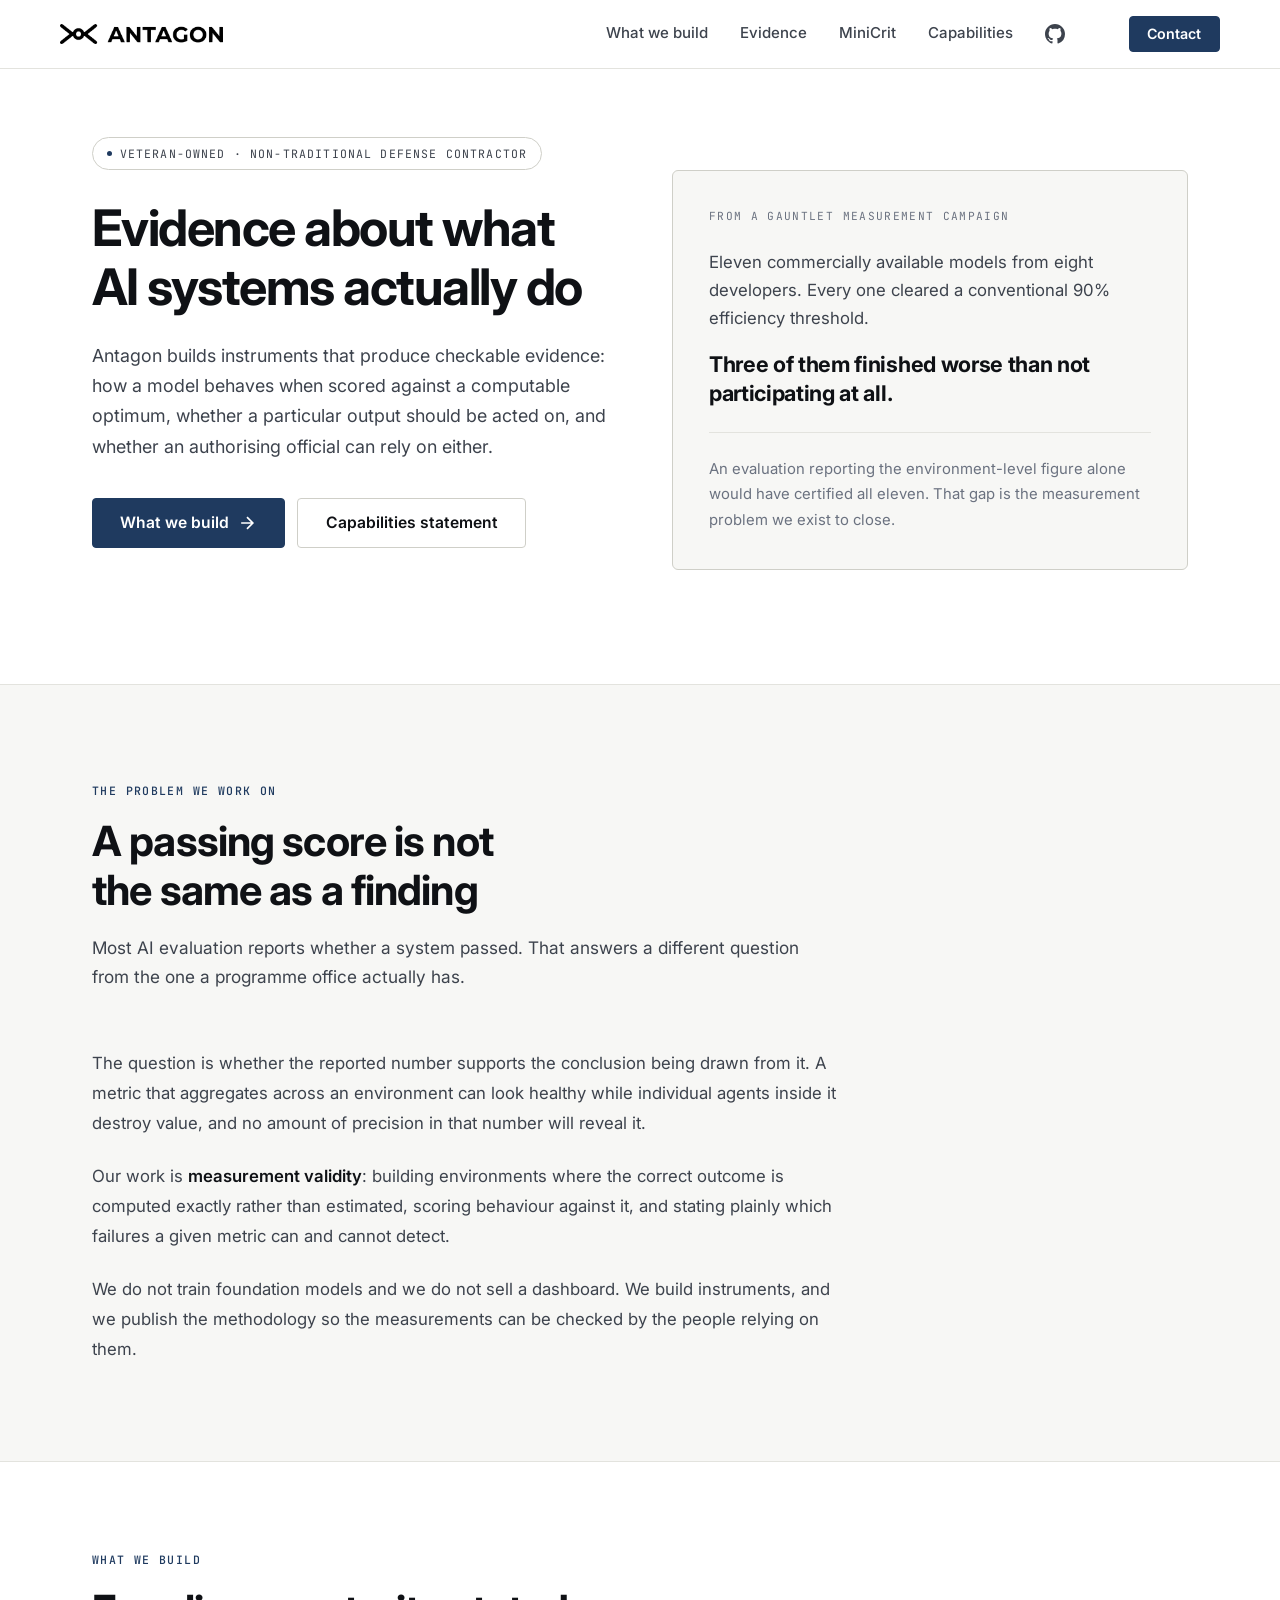
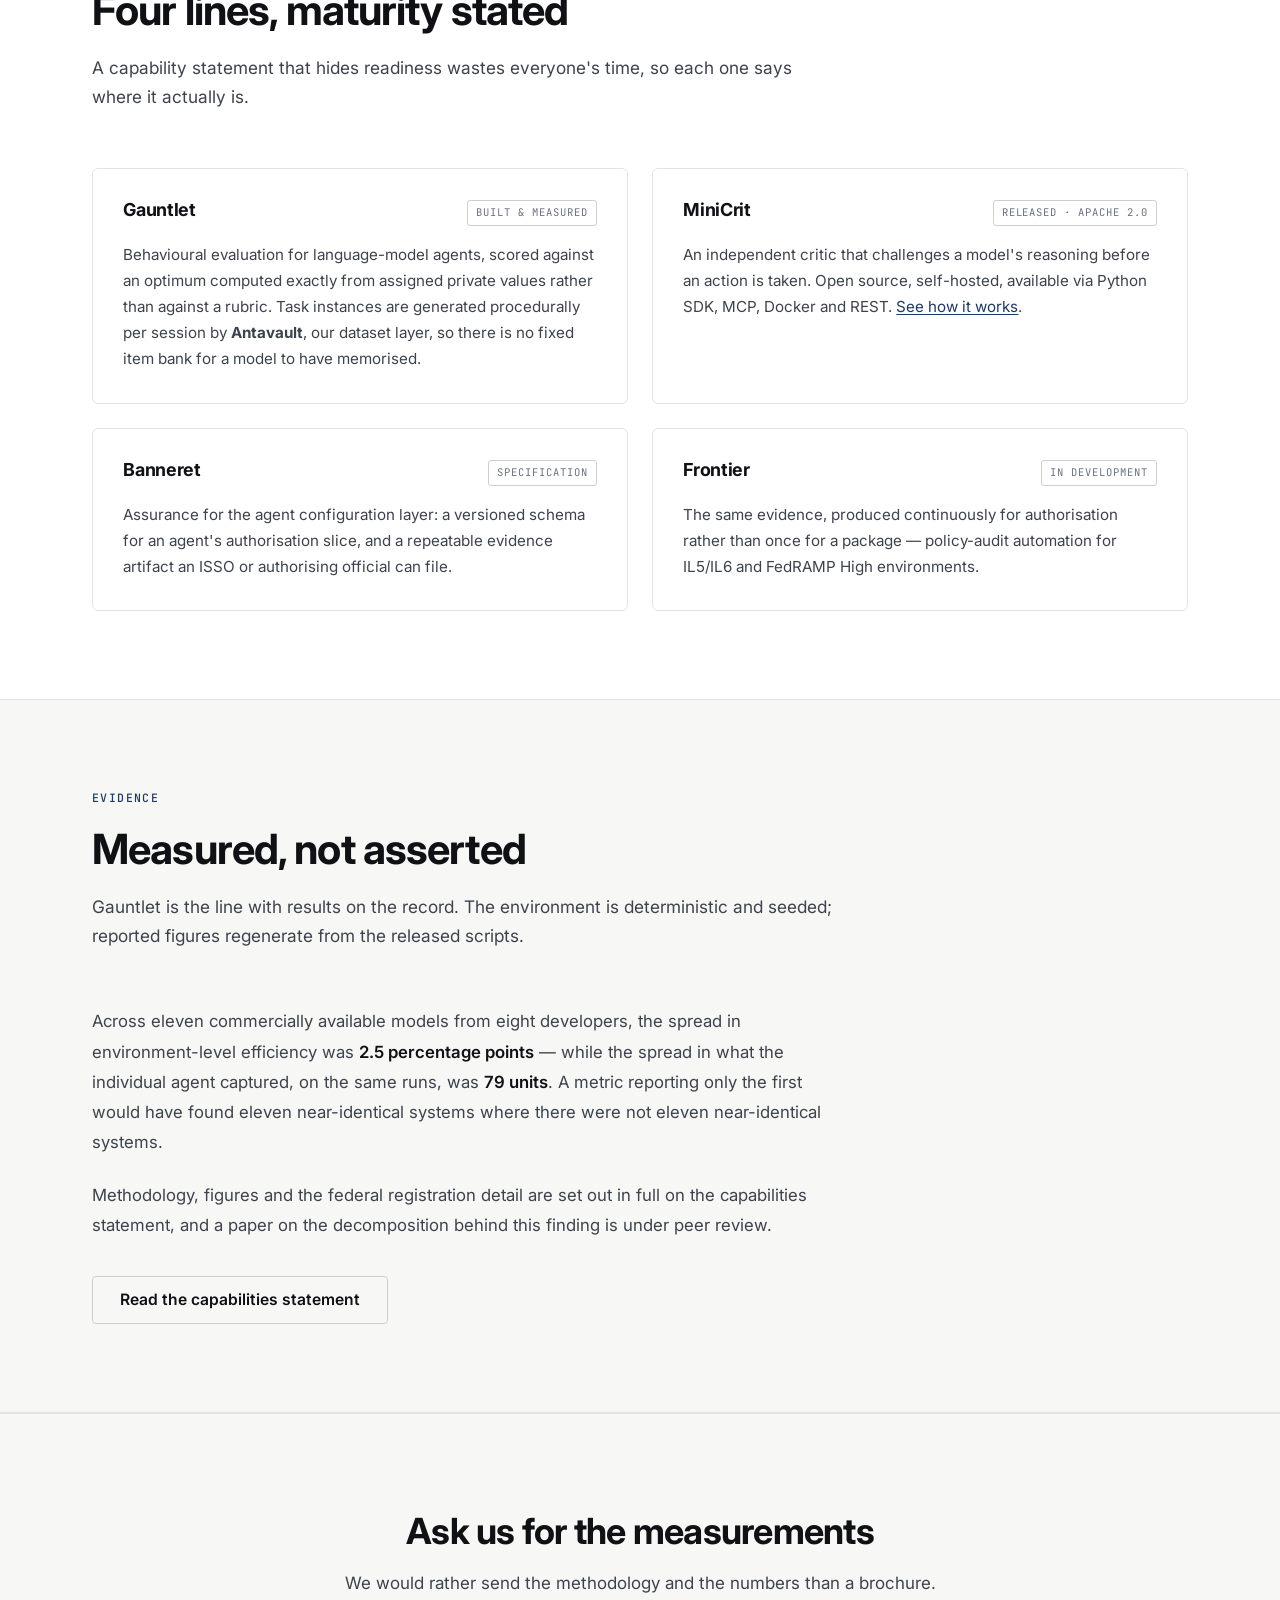
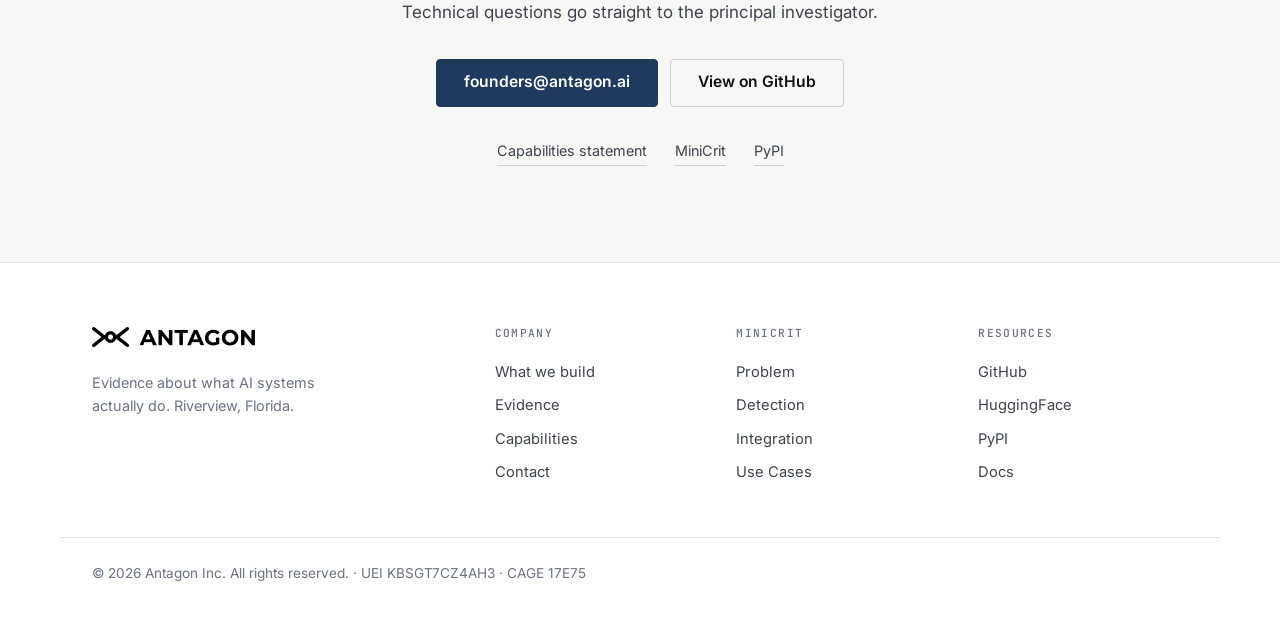
<file: index.html>
<!DOCTYPE html>
<html lang="en">

<head>
    <meta charset="UTF-8">
    <meta name="viewport" content="width=device-width, initial-scale=1.0">
    <title>Antagon Inc. | Evidence about what AI systems actually do</title>
    <meta name="description"
        content="Antagon Inc. builds instruments that produce checkable evidence about AI systems. Veteran-owned small business, non-traditional defense contractor. UEI KBSGT7CZ4AH3, CAGE 17E75.">
    <link rel="icon" href="/favicon.ico" sizes="any">
    <link rel="icon" type="image/png" sizes="32x32" href="/favicon-32x32.png">
    <link rel="icon" type="image/png" sizes="16x16" href="/favicon-16x16.png">
    <link rel="apple-touch-icon" sizes="180x180" href="/apple-touch-icon.png">
    <link rel="manifest" href="/site.webmanifest">
    <meta name="theme-color" content="#ffffff">
    <link rel="preconnect" href="https://fonts.googleapis.com">
    <link rel="preconnect" href="https://fonts.gstatic.com" crossorigin>
    <link
        href="https://fonts.googleapis.com/css2?family=Inter:wght@300;400;500;600;700;800&family=JetBrains+Mono:wght@400;500&display=swap"
        rel="stylesheet">
    <link rel="stylesheet" href="styles.css">
</head>

<body>

    <!-- Navigation -->
    <nav class="nav">
        <div class="nav-container">
            <a href="/" class="logo">
                <img src="logo.png" alt="Antagon" class="logo-img">
            </a>
            <div class="nav-links">
                <a href="#portfolio">What we build</a>
                <a href="#evidence">Evidence</a>
                <a href="/minicrit.html">MiniCrit</a>
                <a href="/capabilities.html">Capabilities</a>
                <a href="https://github.com/antagoninc/MiniCrit-7B" class="nav-link-icon" target="_blank">
                    <svg width="20" height="20" viewBox="0 0 24 24" fill="currentColor">
                        <path
                            d="M12 0C5.37 0 0 5.37 0 12c0 5.31 3.435 9.795 8.205 11.385.6.105.825-.255.825-.57 0-.285-.015-1.23-.015-2.235-3.015.555-3.795-.735-4.035-1.41-.135-.345-.72-1.41-1.23-1.695-.42-.225-1.02-.78-.015-.795.945-.015 1.62.87 1.845 1.23 1.08 1.815 2.805 1.305 3.495.99.105-.78.42-1.305.765-1.605-2.67-.3-5.46-1.335-5.46-5.925 0-1.305.465-2.385 1.23-3.225-.12-.3-.54-1.53.12-3.18 0 0 1.005-.315 3.3 1.23.96-.27 1.98-.405 3-.405s2.04.135 3 .405c2.295-1.56 3.3-1.23 3.3-1.23.66 1.65.24 2.88.12 3.18.765.84 1.23 1.905 1.23 3.225 0 4.605-2.805 5.625-5.475 5.925.435.375.81 1.095.81 2.22 0 1.605-.015 2.895-.015 3.3 0 .315.225.69.825.57A12.02 12.02 0 0024 12c0-6.63-5.37-12-12-12z" />
                    </svg>
                </a>
            </div>
            <a href="mailto:founders@antagon.ai" class="btn btn-primary btn-nav">Contact</a>
        </div>
    </nav>

    <!-- Hero -->
    <section class="hero">
        <div class="hero-content">
            <div class="hero-badge">
                <span class="badge-dot"></span>
                Veteran-owned &middot; Non-traditional defense contractor
            </div>
            <h1 class="hero-title">
                Evidence about what AI systems actually do
            </h1>
            <p class="hero-subtitle">
                Antagon builds instruments that produce checkable evidence: how a model behaves when scored
                against a computable optimum, whether a particular output should be acted on, and whether an
                authorising official can rely on either.
            </p>
            <div class="hero-cta">
                <a href="#portfolio" class="btn btn-primary btn-large">
                    <span>What we build</span>
                    <svg width="20" height="20" viewBox="0 0 24 24" fill="none" stroke="currentColor"
                        stroke-width="2">
                        <path d="M5 12h14M12 5l7 7-7 7" />
                    </svg>
                </a>
                <a href="/capabilities.html" class="btn btn-secondary btn-large">
                    <span>Capabilities statement</span>
                </a>
            </div>
        </div>
        <div class="hero-visual">
            <div class="finding">
                <p class="finding-label">From a Gauntlet measurement campaign</p>
                <p class="finding-lede">Eleven commercially available models from eight developers. Every one
                    cleared a conventional 90% efficiency threshold.</p>
                <p class="finding-turn">Three of them finished worse than not participating at all.</p>
                <p class="finding-foot">An evaluation reporting the environment-level figure alone would have
                    certified all eleven. That gap is the measurement problem we exist to close.</p>
            </div>
        </div>
    </section>

    <!-- The problem we work on -->
    <section class="problem" id="approach">
        <div class="section-container">
            <div class="section-header">
                <span class="section-label">The problem we work on</span>
                <h2 class="section-title">A passing score is not the same as a finding</h2>
                <p class="section-subtitle">Most AI evaluation reports whether a system passed. That answers a
                    different question from the one a programme office actually has.</p>
            </div>
            <div class="cap-measure">
                <p>The question is whether the reported number supports the conclusion being drawn from it. A
                    metric that aggregates across an environment can look healthy while individual agents inside
                    it destroy value, and no amount of precision in that number will reveal it.</p>
                <p>Our work is <strong>measurement validity</strong>: building environments where the correct
                    outcome is computed exactly rather than estimated, scoring behaviour against it, and stating
                    plainly which failures a given metric can and cannot detect.</p>
                <p>We do not train foundation models and we do not sell a dashboard. We build instruments, and we
                    publish the methodology so the measurements can be checked by the people relying on them.</p>
            </div>
        </div>
    </section>

    <!-- Portfolio -->
    <section class="cap-section" id="portfolio">
        <div class="section-container">
            <div class="section-header">
                <span class="section-label">What we build</span>
                <h2 class="section-title">Four lines, maturity stated</h2>
                <p class="section-subtitle">A capability statement that hides readiness wastes everyone's time, so
                    each one says where it actually is.</p>
            </div>
            <div class="cap-grid">
                <div class="cap-card">
                    <div class="cap-card-top">
                        <h3>Gauntlet</h3>
                        <span class="cap-stage">Built &amp; measured</span>
                    </div>
                    <p>Behavioural evaluation for language-model agents, scored against an optimum computed
                        exactly from assigned private values rather than against a rubric. Task instances are
                        generated procedurally per session by <strong>Antavault</strong>, our dataset layer, so
                        there is no fixed item bank for a model to have memorised.</p>
                </div>
                <div class="cap-card">
                    <div class="cap-card-top">
                        <h3>MiniCrit</h3>
                        <span class="cap-stage">Released &middot; Apache 2.0</span>
                    </div>
                    <p>An independent critic that challenges a model's reasoning before an action is taken.
                        Open source, self-hosted, available via Python SDK, MCP, Docker and REST.
                        <a href="/minicrit.html">See how it works</a>.</p>
                </div>
                <div class="cap-card">
                    <div class="cap-card-top">
                        <h3>Banneret</h3>
                        <span class="cap-stage">Specification</span>
                    </div>
                    <p>Assurance for the agent configuration layer: a versioned schema for an agent's
                        authorisation slice, and a repeatable evidence artifact an ISSO or authorising official
                        can file.</p>
                </div>
                <div class="cap-card">
                    <div class="cap-card-top">
                        <h3>Frontier</h3>
                        <span class="cap-stage">In development</span>
                    </div>
                    <p>The same evidence, produced continuously for authorisation rather than once for a
                        package &mdash; policy-audit automation for IL5/IL6 and FedRAMP High environments.</p>
                </div>
            </div>
        </div>
    </section>

    <!-- Evidence -->
    <section class="cap-section cap-alt" id="evidence">
        <div class="section-container">
            <div class="section-header">
                <span class="section-label">Evidence</span>
                <h2 class="section-title">Measured, not asserted</h2>
                <p class="section-subtitle">Gauntlet is the line with results on the record. The environment is
                    deterministic and seeded; reported figures regenerate from the released scripts.</p>
            </div>
            <div class="cap-measure">
                <p>Across eleven commercially available models from eight developers, the spread in
                    environment-level efficiency was <strong>2.5 percentage points</strong> &mdash; while the
                    spread in what the individual agent captured, on the same runs, was <strong>79 units</strong>.
                    A metric reporting only the first would have found eleven near-identical systems where there
                    were not eleven near-identical systems.</p>
                <p>Methodology, figures and the federal registration detail are set out in full on the
                    capabilities statement, and a paper on the decomposition behind this finding is under peer
                    review.</p>
            </div>
            <div class="hero-cta" style="margin-top:2.25rem;margin-bottom:0">
                <a href="/capabilities.html" class="btn btn-secondary btn-large">
                    <span>Read the capabilities statement</span>
                </a>
            </div>
        </div>
    </section>

    <!-- CTA -->
    <section class="cta">
        <div class="section-container">
            <div class="cta-card">
                <h2>Ask us for the measurements</h2>
                <p>We would rather send the methodology and the numbers than a brochure. Technical questions go
                    straight to the principal investigator.</p>
                <div class="cta-buttons">
                    <a href="mailto:founders@antagon.ai" class="btn btn-primary btn-large">
                        <span>founders@antagon.ai</span>
                    </a>
                    <a href="https://github.com/antagoninc/MiniCrit-7B" class="btn btn-ghost btn-large"
                        target="_blank">View on GitHub</a>
                </div>
                <div class="cta-links">
                    <a href="/capabilities.html">Capabilities statement</a>
                    <a href="/minicrit.html">MiniCrit</a>
                    <a href="https://pypi.org/project/minicrit/" target="_blank">PyPI</a>
                </div>
            </div>
        </div>
    </section>

    <!-- Footer -->
    <footer class="footer">
        <div class="footer-container">
            <div class="footer-brand">
                <a href="/" class="logo">
                    <img src="logo.png" alt="Antagon" class="logo-img">
                </a>
                <p>Evidence about what AI systems actually do. Riverview, Florida.</p>
            </div>
            <div class="footer-links">
                <div class="footer-column">
                    <h4>Company</h4>
                    <a href="#portfolio">What we build</a>
                    <a href="#evidence">Evidence</a>
                    <a href="/capabilities.html">Capabilities</a>
                    <a href="mailto:founders@antagon.ai">Contact</a>
                </div>
                <div class="footer-column">
                    <h4>MiniCrit</h4>
                    <a href="/minicrit.html#solution">Problem</a>
                    <a href="/minicrit.html#results">Detection</a>
                    <a href="/minicrit.html#integration">Integration</a>
                    <a href="/minicrit.html#use-cases">Use Cases</a>
                </div>
                <div class="footer-column">
                    <h4>Resources</h4>
                    <a href="https://github.com/antagoninc/MiniCrit-7B" target="_blank">GitHub</a>
                    <a href="https://huggingface.co/wmaousley/MiniCrit-7B" target="_blank">HuggingFace</a>
                    <a href="https://pypi.org/project/minicrit/" target="_blank">PyPI</a>
                    <a href="https://github.com/antagoninc/MiniCrit-7B/blob/main/docs" target="_blank">Docs</a>
                </div>
            </div>
        </div>
        <div class="footer-bottom">
            <p>&copy; 2026 Antagon Inc. All rights reserved. &middot; UEI KBSGT7CZ4AH3 &middot; CAGE 17E75</p>
        </div>
    </footer>

    <script src="script.js"></script>
</body>

</html>
</file>
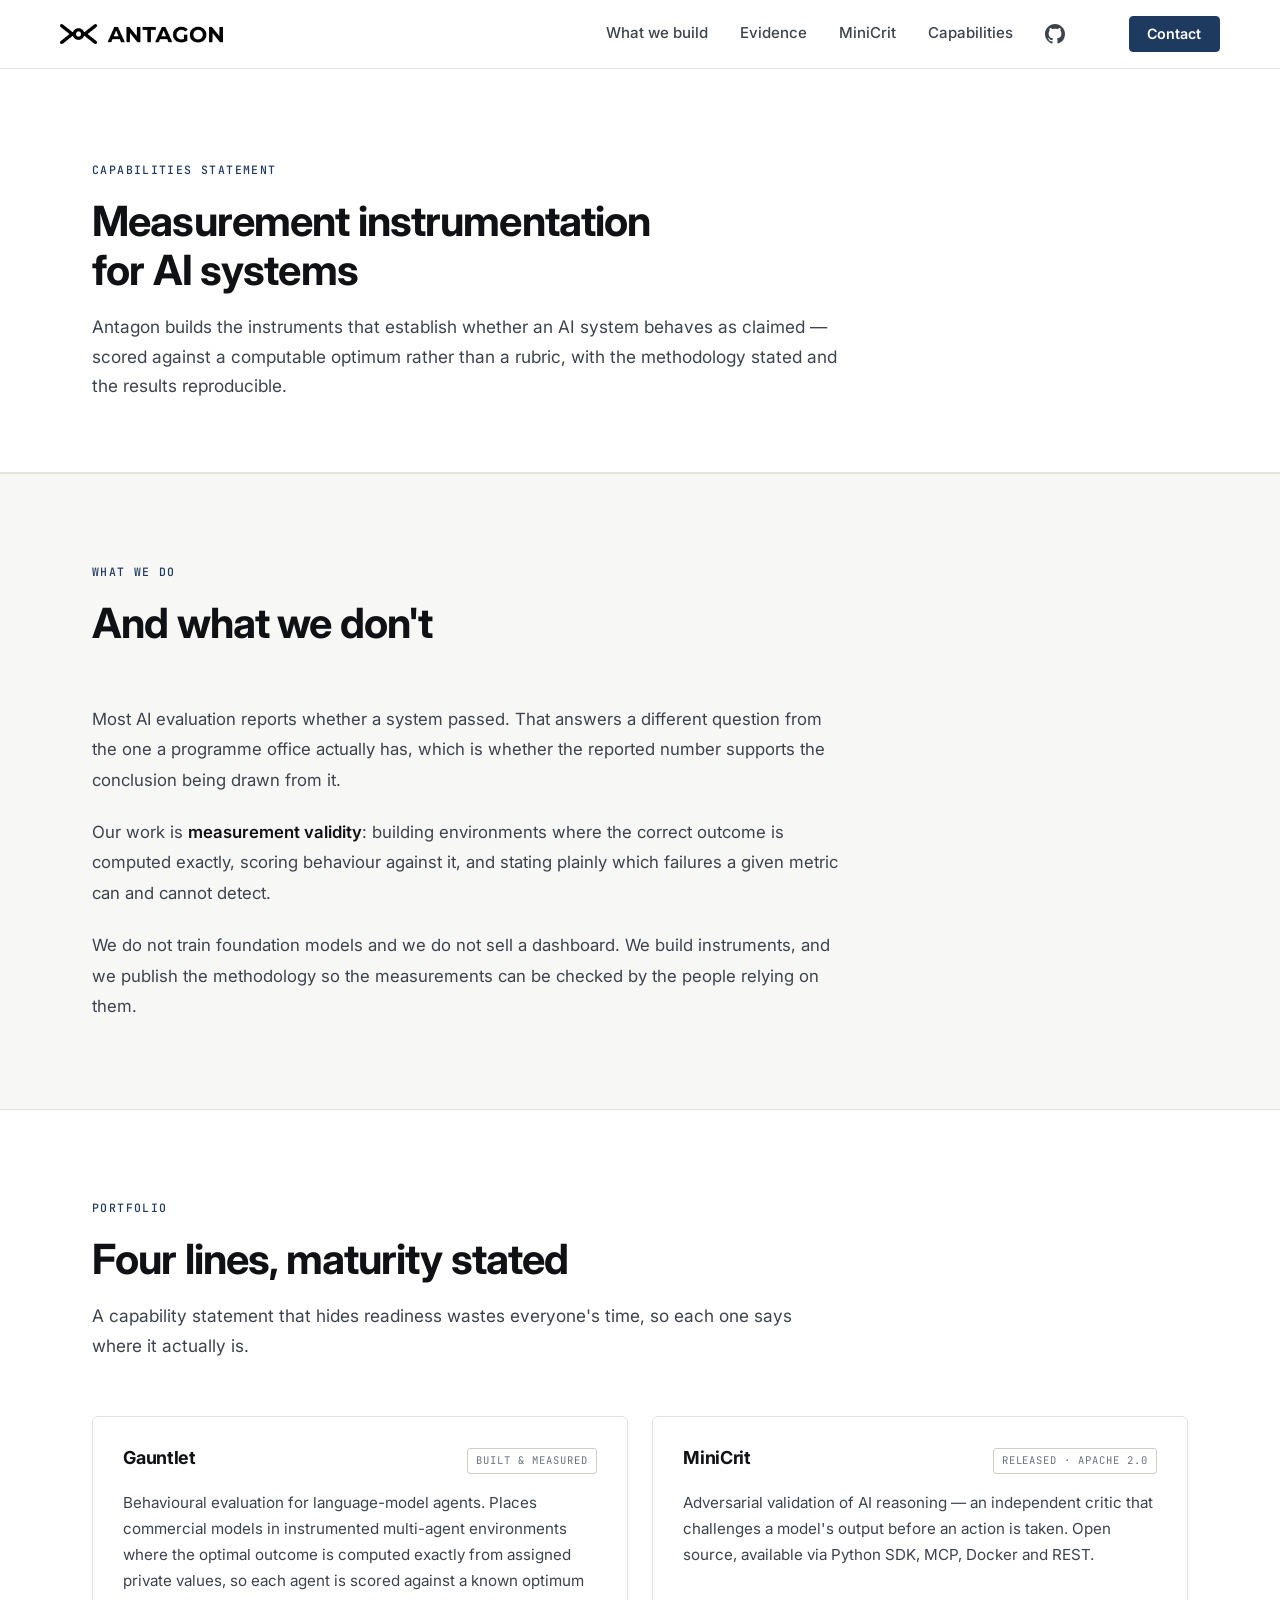
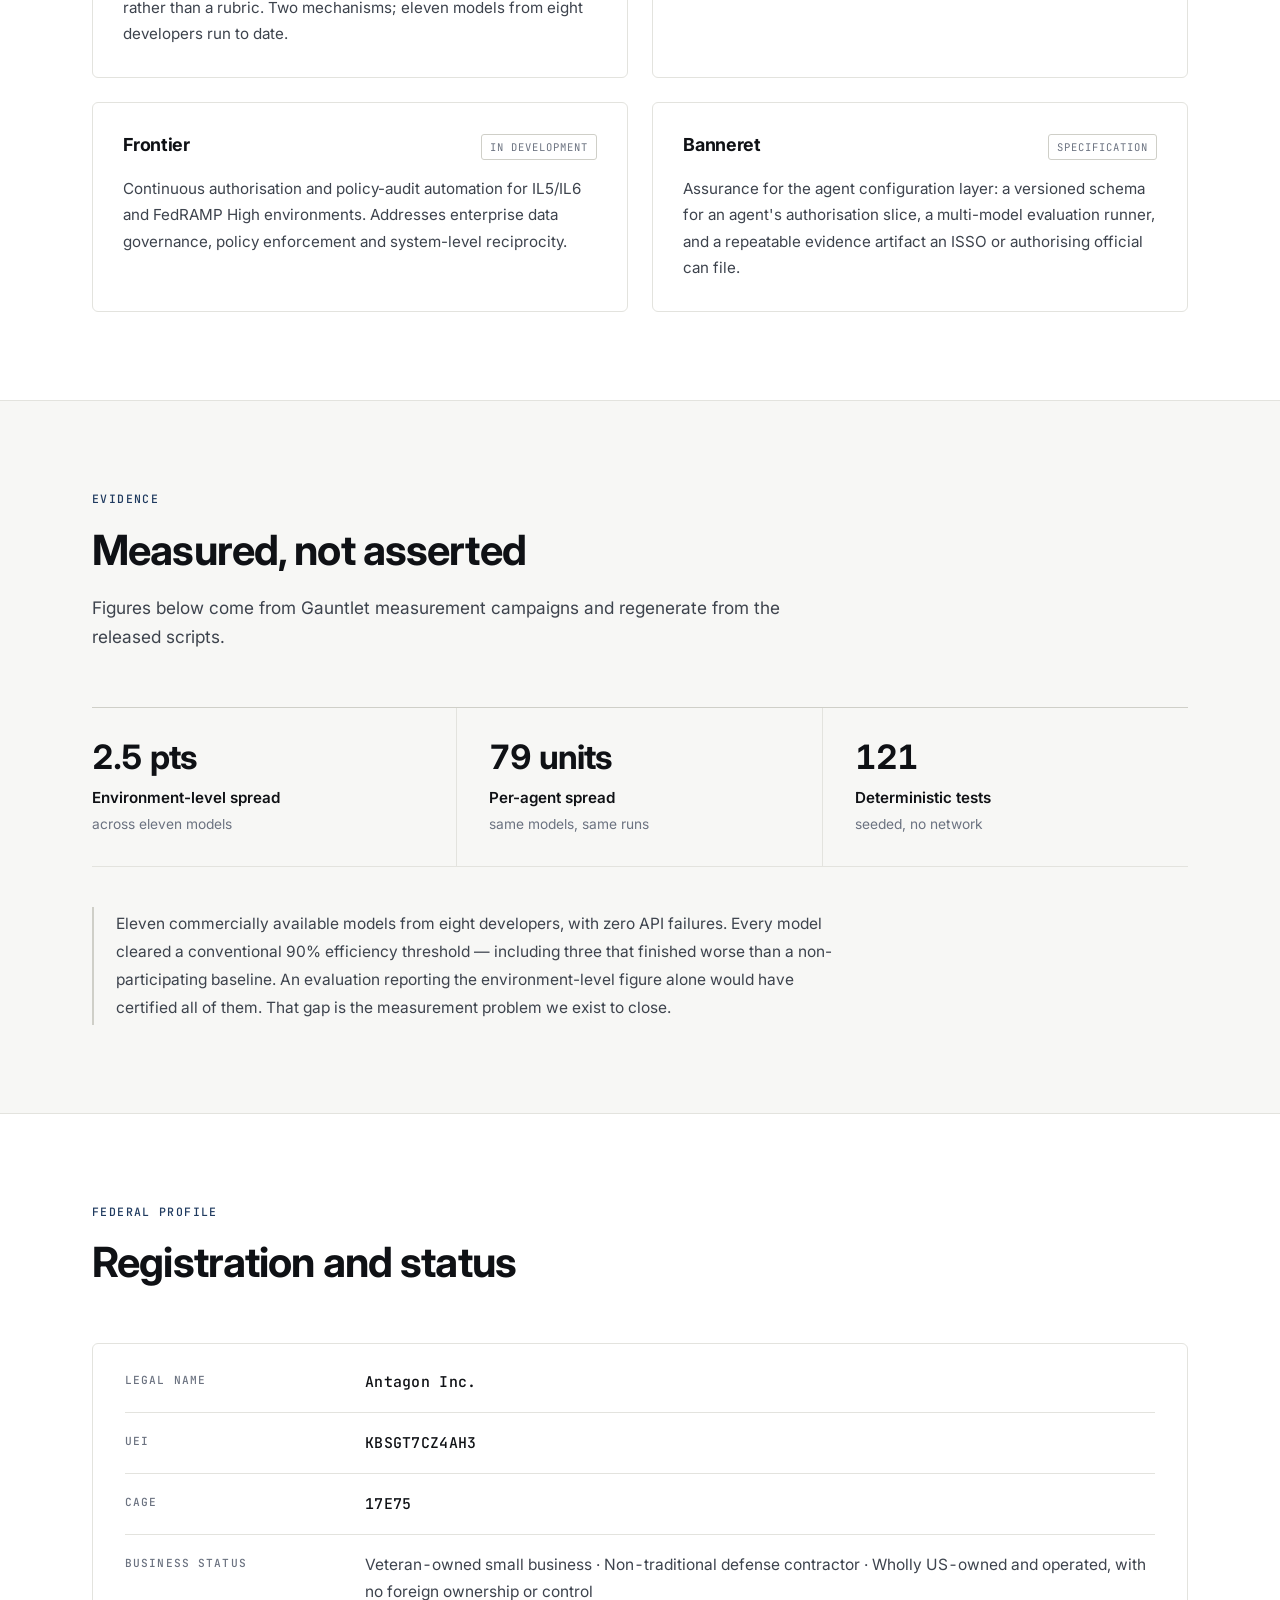
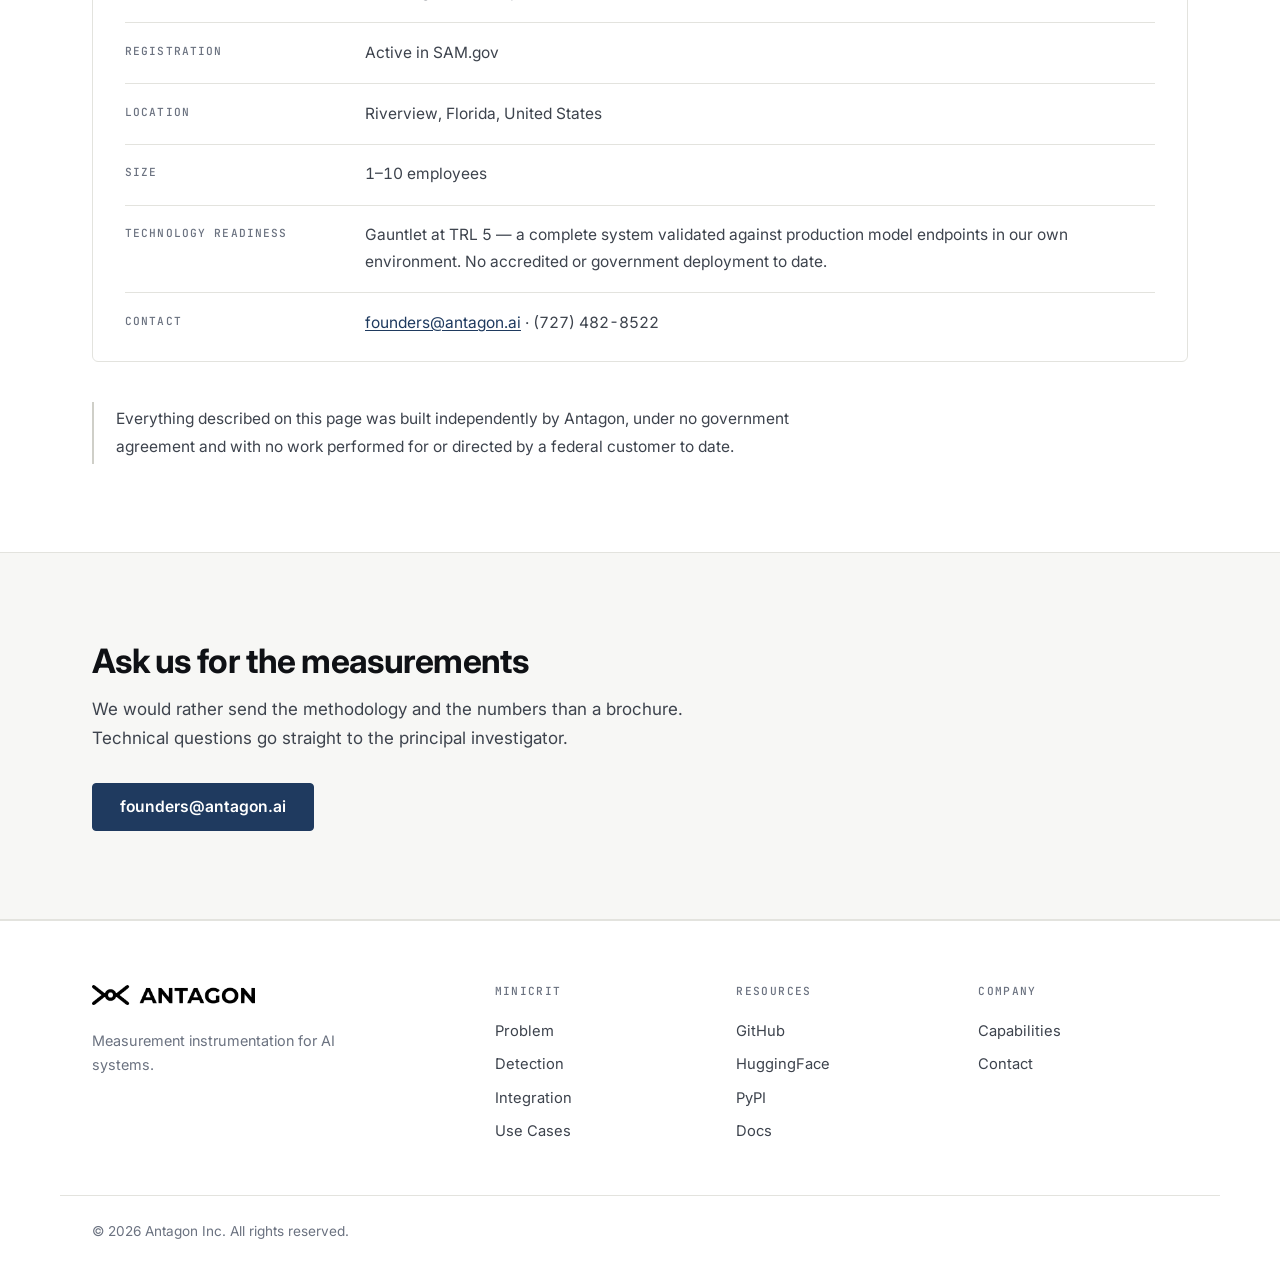
<file: capabilities.html>
<!DOCTYPE html>
<html lang="en">

<head>
    <meta charset="UTF-8">
    <meta name="viewport" content="width=device-width, initial-scale=1.0">
    <title>Capabilities | Antagon Inc.</title>
    <meta name="description"
        content="Antagon Inc. builds measurement instrumentation for AI systems. Veteran-owned small business and non-traditional defense contractor. UEI KBSGT7CZ4AH3, CAGE 17E75.">
    <link rel="preconnect" href="https://fonts.googleapis.com">
    <link rel="preconnect" href="https://fonts.gstatic.com" crossorigin>
    <link
        href="https://fonts.googleapis.com/css2?family=Inter:wght@400;500;600;700;800&family=JetBrains+Mono:wght@400;500&display=swap"
        rel="stylesheet">
    <link rel="icon" href="/favicon.ico" sizes="any">
    <link rel="icon" type="image/png" sizes="32x32" href="/favicon-32x32.png">
    <link rel="icon" type="image/png" sizes="16x16" href="/favicon-16x16.png">
    <link rel="apple-touch-icon" sizes="180x180" href="/apple-touch-icon.png">
    <link rel="manifest" href="/site.webmanifest">
    <meta name="theme-color" content="#ffffff">
    <link rel="stylesheet" href="styles.css">
</head>

<body>
    <nav class="nav">
        <div class="nav-container">
            <a href="/" class="logo">
                <img src="logo.png" alt="Antagon" class="logo-img">
            </a>
            <div class="nav-links">
                <a href="/#portfolio">What we build</a>
                <a href="/#evidence">Evidence</a>
                <a href="/minicrit.html">MiniCrit</a>
                <a href="/capabilities.html">Capabilities</a>
                <a href="https://github.com/antagoninc/MiniCrit-7B" class="nav-link-icon" target="_blank">
                    <svg width="20" height="20" viewBox="0 0 24 24" fill="currentColor">
                        <path
                            d="M12 0C5.37 0 0 5.37 0 12c0 5.31 3.435 9.795 8.205 11.385.6.105.825-.255.825-.57 0-.285-.015-1.23-.015-2.235-3.015.555-3.795-.735-4.035-1.41-.135-.345-.72-1.41-1.23-1.695-.42-.225-1.02-.78-.015-.795.945-.015 1.62.87 1.845 1.23 1.08 1.815 2.805 1.305 3.495.99.105-.78.42-1.305.765-1.605-2.67-.3-5.46-1.335-5.46-5.925 0-1.305.465-2.385 1.23-3.225-.12-.3-.54-1.53.12-3.18 0 0 1.005-.315 3.3 1.23.96-.27 1.98-.405 3-.405s2.04.135 3 .405c2.295-1.56 3.3-1.23 3.3-1.23.66 1.65.24 2.88.12 3.18.765.84 1.23 1.905 1.23 3.225 0 4.605-2.805 5.625-5.475 5.925.435.375.81 1.095.81 2.22 0 1.605-.015 2.895-.015 3.3 0 .315.225.69.825.57A12.02 12.02 0 0024 12c0-6.63-5.37-12-12-12z" />
                    </svg>
                </a>
            </div>
            <a href="mailto:founders@antagon.ai" class="btn btn-primary btn-nav">Contact</a>
        </div>
    </nav>

    <section class="cap-hero">
        <div class="section-container">
            <div class="section-header">
                <span class="section-label">Capabilities statement</span>
                <h1 class="section-title">Measurement instrumentation for
                    <span class="gradient-text">AI systems</span>
                </h1>
                <p class="section-subtitle">Antagon builds the instruments that establish whether an AI system behaves
                    as claimed &mdash; scored against a computable optimum rather than a rubric, with the methodology
                    stated and the results reproducible.</p>
            </div>
        </div>
    </section>

    <section class="cap-section cap-alt">
        <div class="section-container">
            <div class="section-header">
                <span class="section-label">What we do</span>
                <h2 class="section-title">And what we <span class="gradient-text">don't</span></h2>
            </div>
            <div class="cap-measure">
                <p>Most AI evaluation reports whether a system passed. That answers a different question from the one a
                    programme office actually has, which is whether the reported number supports the conclusion being
                    drawn from it.</p>
                <p>Our work is <strong>measurement validity</strong>: building environments where the correct outcome
                    is computed exactly, scoring behaviour against it, and stating plainly which failures a given
                    metric can and cannot detect.</p>
                <p>We do not train foundation models and we do not sell a dashboard. We build instruments, and we
                    publish the methodology so the measurements can be checked by the people relying on them.</p>
            </div>
        </div>
    </section>

    <section class="cap-section">
        <div class="section-container">
            <div class="section-header">
                <span class="section-label">Portfolio</span>
                <h2 class="section-title">Four lines, <span class="gradient-text">maturity stated</span></h2>
                <p class="section-subtitle">A capability statement that hides readiness wastes everyone's time, so
                    each one says where it actually is.</p>
            </div>
            <div class="cap-grid">
                <div class="cap-card">
                    <div class="cap-card-top">
                        <h3>Gauntlet</h3>
                        <span class="cap-stage">Built &amp; measured</span>
                    </div>
                    <p>Behavioural evaluation for language-model agents. Places commercial models in instrumented
                        multi-agent environments where the optimal outcome is computed exactly from assigned private
                        values, so each agent is scored against a known optimum rather than a rubric. Two mechanisms;
                        eleven models from eight developers run to date.</p>
                </div>
                <div class="cap-card">
                    <div class="cap-card-top">
                        <h3>MiniCrit</h3>
                        <span class="cap-stage">Released &middot; Apache 2.0</span>
                    </div>
                    <p>Adversarial validation of AI reasoning &mdash; an independent critic that challenges a model's
                        output before an action is taken. Open source, available via Python SDK, MCP, Docker and
                        REST.</p>
                </div>
                <div class="cap-card">
                    <div class="cap-card-top">
                        <h3>Frontier</h3>
                        <span class="cap-stage">In development</span>
                    </div>
                    <p>Continuous authorisation and policy-audit automation for IL5/IL6 and FedRAMP High environments.
                        Addresses enterprise data governance, policy enforcement and system-level reciprocity.</p>
                </div>
                <div class="cap-card">
                    <div class="cap-card-top">
                        <h3>Banneret</h3>
                        <span class="cap-stage">Specification</span>
                    </div>
                    <p>Assurance for the agent configuration layer: a versioned schema for an agent's authorisation
                        slice, a multi-model evaluation runner, and a repeatable evidence artifact an ISSO or
                        authorising official can file.</p>
                </div>
            </div>
        </div>
    </section>

    <section class="cap-section cap-alt">
        <div class="section-container">
            <div class="section-header">
                <span class="section-label">Evidence</span>
                <h2 class="section-title">Measured, <span class="gradient-text">not asserted</span></h2>
                <p class="section-subtitle">Figures below come from Gauntlet measurement campaigns and regenerate from
                    the released scripts.</p>
            </div>
            <div class="cap-stats">
                <div class="cap-stat">
                    <div class="n">2.5 pts</div>
                    <div class="l">Environment-level spread</div>
                    <div class="s">across eleven models</div>
                </div>
                <div class="cap-stat">
                    <div class="n">79 units</div>
                    <div class="l">Per-agent spread</div>
                    <div class="s">same models, same runs</div>
                </div>
                <div class="cap-stat">
                    <div class="n">121</div>
                    <div class="l">Deterministic tests</div>
                    <div class="s">seeded, no network</div>
                </div>
            </div>
            <div class="cap-note">
                <p>Eleven commercially available models from eight developers, with zero API failures. Every model
                    cleared a conventional 90% efficiency threshold &mdash; including three that finished worse than a
                    non-participating baseline. An evaluation reporting the environment-level figure alone would have
                    certified all of them. That gap is the measurement problem we exist to close.</p>
            </div>
        </div>
    </section>

    <section class="cap-section">
        <div class="section-container">
            <div class="section-header">
                <span class="section-label">Federal profile</span>
                <h2 class="section-title">Registration <span class="gradient-text">and status</span></h2>
            </div>
            <div class="cap-table-wrap">
                <table class="cap-table">
                    <tr>
                        <th>Legal name</th>
                        <td><strong>Antagon Inc.</strong></td>
                    </tr>
                    <tr>
                        <th>UEI</th>
                        <td><strong>KBSGT7CZ4AH3</strong></td>
                    </tr>
                    <tr>
                        <th>CAGE</th>
                        <td><strong>17E75</strong></td>
                    </tr>
                    <tr>
                        <th>Business status</th>
                        <td>Veteran-owned small business &middot; Non-traditional defense contractor &middot; Wholly
                            US-owned and operated, with no foreign ownership or control</td>
                    </tr>
                    <tr>
                        <th>Registration</th>
                        <td>Active in SAM.gov</td>
                    </tr>
                    <tr>
                        <th>Location</th>
                        <td>Riverview, Florida, United States</td>
                    </tr>
                    <tr>
                        <th>Size</th>
                        <td>1&ndash;10 employees</td>
                    </tr>
                    <tr>
                        <th>Technology readiness</th>
                        <td>Gauntlet at TRL 5 &mdash; a complete system validated against production model endpoints in
                            our own environment. No accredited or government deployment to date.</td>
                    </tr>
                    <tr>
                        <th>Contact</th>
                        <td><a href="mailto:founders@antagon.ai"
                               >founders@antagon.ai</a>
                            &middot; (727) 482-8522</td>
                    </tr>
                </table>
            </div>
            <div class="cap-note">
                <p>Everything described on this page was built independently by Antagon, under no government agreement
                    and with no work performed for or directed by a federal customer to date.</p>
            </div>
        </div>
    </section>

    <section class="cap-section cap-alt">
        <div class="section-container">
            <div class="cap-cta">
                <h2>Ask us for the <span class="gradient-text">measurements</span></h2>
                <p>We would rather send the methodology and the numbers than a brochure. Technical questions go
                    straight to the principal investigator.</p>
                <a href="mailto:founders@antagon.ai" class="btn btn-primary btn-large">
                    <span>founders@antagon.ai</span>
                </a>
            </div>
        </div>
    </section>

    <footer class="footer">
        <div class="footer-container">
            <div class="footer-brand">
                <a href="/" class="logo">
                    <img src="logo.png" alt="Antagon" class="logo-img">
                </a>
                <p>Measurement instrumentation for AI systems.</p>
            </div>
            <div class="footer-links">
                <div class="footer-column">
                    <h4>MiniCrit</h4>
                    <a href="/minicrit.html#solution">Problem</a>
                    <a href="/minicrit.html#results">Detection</a>
                    <a href="/minicrit.html#integration">Integration</a>
                    <a href="/minicrit.html#use-cases">Use Cases</a>
                </div>
                <div class="footer-column">
                    <h4>Resources</h4>
                    <a href="https://github.com/antagoninc/MiniCrit-7B" target="_blank">GitHub</a>
                    <a href="https://huggingface.co/wmaousley/MiniCrit-7B" target="_blank">HuggingFace</a>
                    <a href="https://pypi.org/project/minicrit/" target="_blank">PyPI</a>
                    <a href="https://github.com/antagoninc/MiniCrit-7B/blob/main/docs" target="_blank">Docs</a>
                </div>
                <div class="footer-column">
                    <h4>Company</h4>
                    <a href="/capabilities.html">Capabilities</a>
                    <a href="mailto:founders@antagon.ai">Contact</a>
                </div>
            </div>
        </div>
        <div class="footer-bottom">
            <p>&copy; 2026 Antagon Inc. All rights reserved.</p>
        </div>
    </footer>
</body>

</html>
</file>
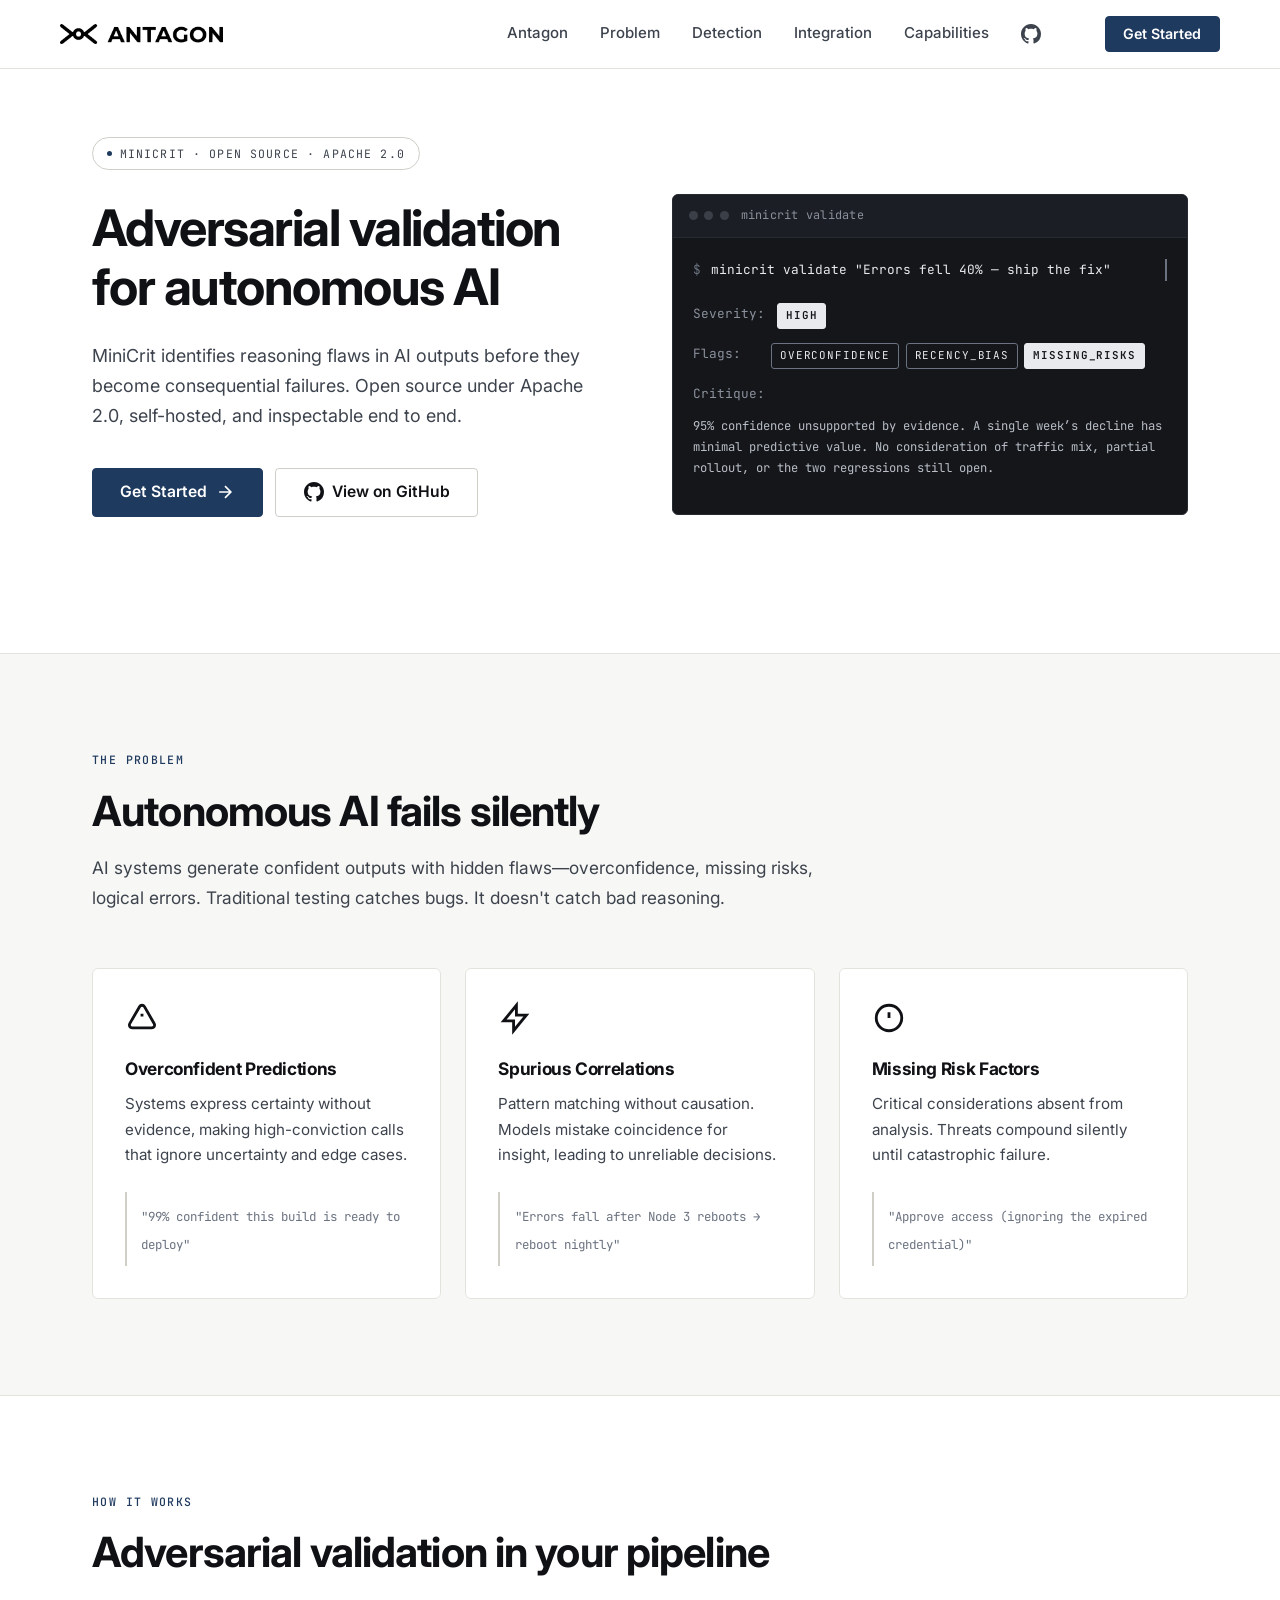
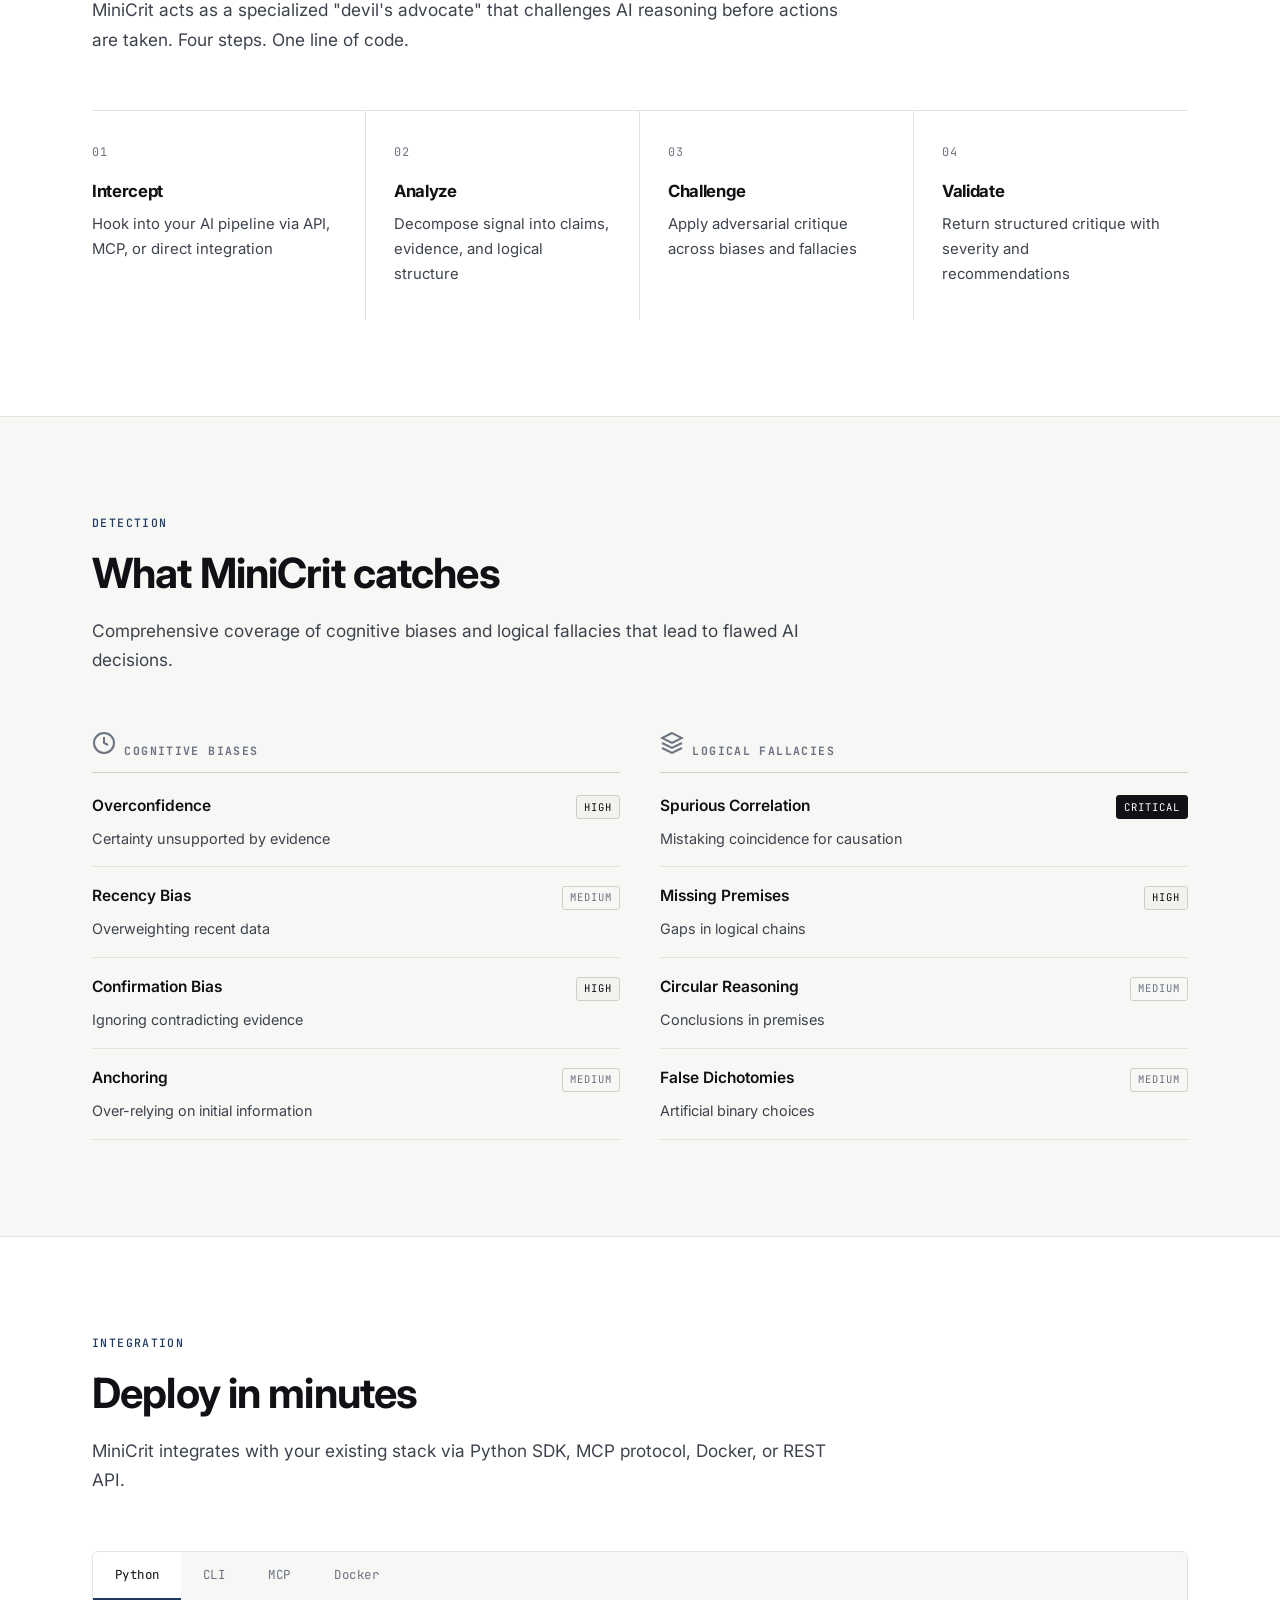
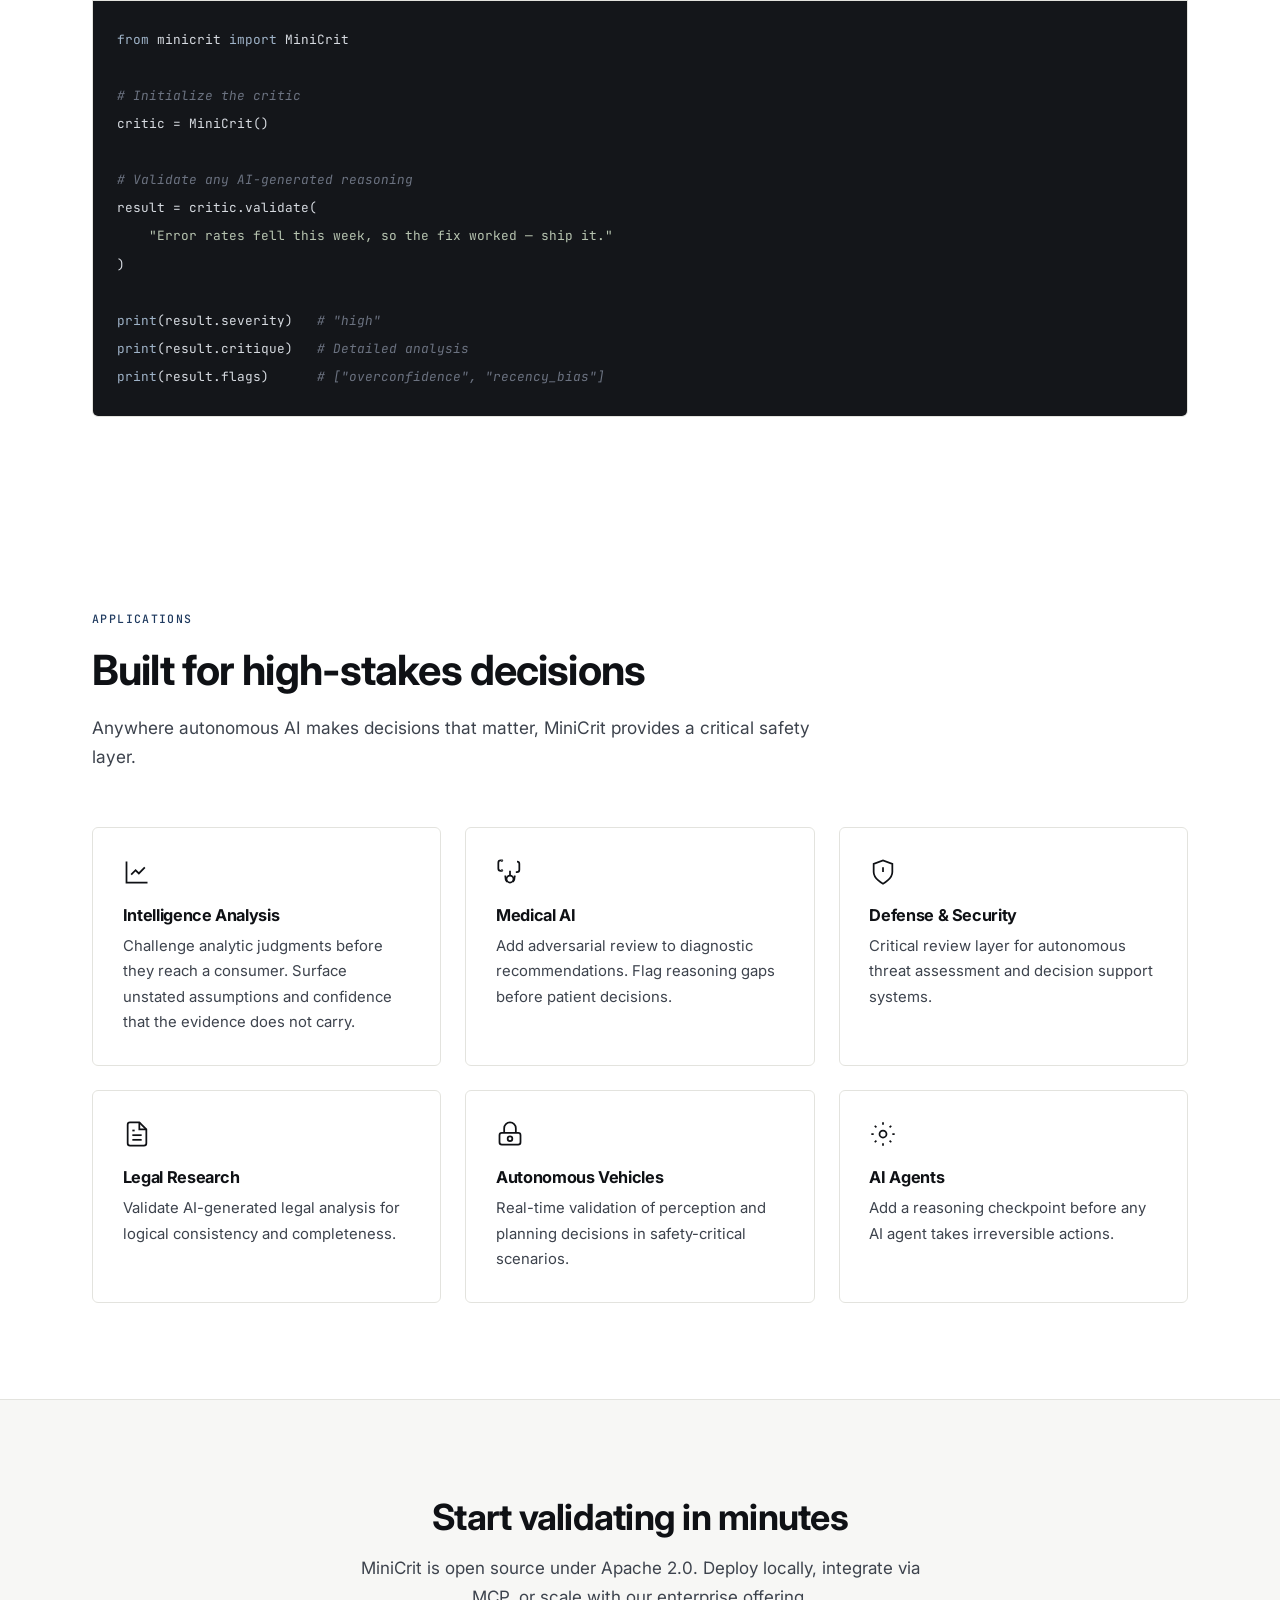
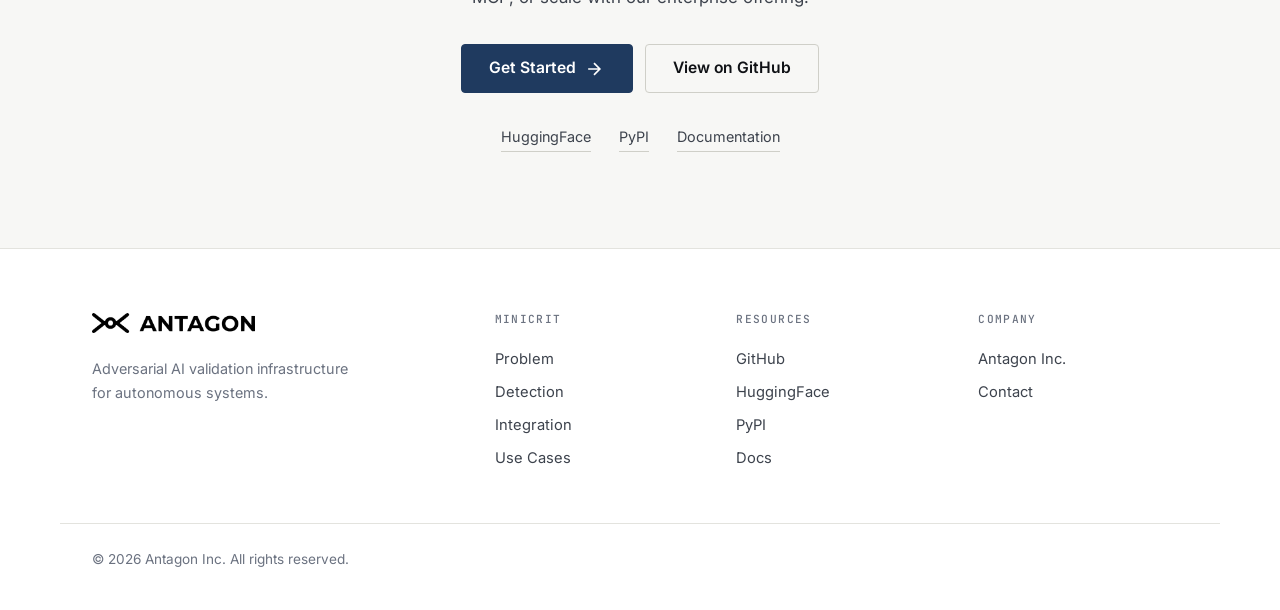
<file: minicrit.html>
<!DOCTYPE html>
<html lang="en">

<head>
    <meta charset="UTF-8">
    <meta name="viewport" content="width=device-width, initial-scale=1.0">
    <title>MiniCrit | Antagon Inc.</title>
    <meta name="description"
        content="MiniCrit is an independent critic that challenges an AI system’s reasoning before an action is taken. Open source under Apache 2.0, from Antagon Inc.">
    <link rel="preconnect" href="https://fonts.googleapis.com">
    <link rel="preconnect" href="https://fonts.gstatic.com" crossorigin>
    <link
        href="https://fonts.googleapis.com/css2?family=Inter:wght@300;400;500;600;700;800&family=JetBrains+Mono:wght@400;500&display=swap"
        rel="stylesheet">
    <link rel="icon" href="/favicon.ico" sizes="any">
    <link rel="icon" type="image/png" sizes="32x32" href="/favicon-32x32.png">
    <link rel="icon" type="image/png" sizes="16x16" href="/favicon-16x16.png">
    <link rel="apple-touch-icon" sizes="180x180" href="/apple-touch-icon.png">
    <link rel="manifest" href="/site.webmanifest">
    <meta name="theme-color" content="#ffffff">
    <link rel="stylesheet" href="styles.css">
</head>

<body>
    <!-- Navigation -->
    <nav class="nav">
        <div class="nav-container">
            <a href="/" class="logo">
                <img src="logo.png" alt="Antagon" class="logo-img">
            </a>
            <div class="nav-links">
                <a href="/">Antagon</a>
                <a href="#solution">Problem</a>
                <a href="#results">Detection</a>
                <a href="#integration">Integration</a>
                <a href="/capabilities.html">Capabilities</a>
                <a href="https://github.com/antagoninc/MiniCrit-7B" class="nav-link-icon" target="_blank">
                    <svg width="20" height="20" viewBox="0 0 24 24" fill="currentColor">
                        <path
                            d="M12 0C5.37 0 0 5.37 0 12c0 5.31 3.435 9.795 8.205 11.385.6.105.825-.255.825-.57 0-.285-.015-1.23-.015-2.235-3.015.555-3.795-.735-4.035-1.41-.135-.345-.72-1.41-1.23-1.695-.42-.225-1.02-.78-.015-.795.945-.015 1.62.87 1.845 1.23 1.08 1.815 2.805 1.305 3.495.99.105-.78.42-1.305.765-1.605-2.67-.3-5.46-1.335-5.46-5.925 0-1.305.465-2.385 1.23-3.225-.12-.3-.54-1.53.12-3.18 0 0 1.005-.315 3.3 1.23.96-.27 1.98-.405 3-.405s2.04.135 3 .405c2.295-1.56 3.3-1.23 3.3-1.23.66 1.65.24 2.88.12 3.18.765.84 1.23 1.905 1.23 3.225 0 4.605-2.805 5.625-5.475 5.925.435.375.81 1.095.81 2.22 0 1.605-.015 2.895-.015 3.3 0 .315.225.69.825.57A12.02 12.02 0 0024 12c0-6.63-5.37-12-12-12z" />
                    </svg>
                </a>
            </div>
            <a href="#integration" class="btn btn-primary btn-nav">Get Started</a>
        </div>
    </nav>

    <!-- Hero Section -->
    <section class="hero">
        <div class="hero-content">
            <div class="hero-badge">
                <span class="badge-dot"></span>
                MiniCrit &middot; Open Source &middot; Apache 2.0
            </div>
            <h1 class="hero-title">
                Adversarial validation
                <br>for autonomous AI
            </h1>
            <p class="hero-subtitle">
                MiniCrit identifies reasoning flaws in AI outputs before they become consequential failures.
                Open source under Apache 2.0, self-hosted, and inspectable end to end.
            </p>
            <div class="hero-cta">
                <a href="#integration" class="btn btn-primary btn-large">
                    <span>Get Started</span>
                    <svg width="20" height="20" viewBox="0 0 24 24" fill="none" stroke="currentColor" stroke-width="2">
                        <path d="M5 12h14M12 5l7 7-7 7" />
                    </svg>
                </a>
                <a href="https://github.com/antagoninc/MiniCrit-7B" class="btn btn-secondary btn-large" target="_blank">
                    <svg width="20" height="20" viewBox="0 0 24 24" fill="currentColor">
                        <path
                            d="M12 0C5.37 0 0 5.37 0 12c0 5.31 3.435 9.795 8.205 11.385.6.105.825-.255.825-.57 0-.285-.015-1.23-.015-2.235-3.015.555-3.795-.735-4.035-1.41-.135-.345-.72-1.41-1.23-1.695-.42-.225-1.02-.78-.015-.795.945-.015 1.62.87 1.845 1.23 1.08 1.815 2.805 1.305 3.495.99.105-.78.42-1.305.765-1.605-2.67-.3-5.46-1.335-5.46-5.925 0-1.305.465-2.385 1.23-3.225-.12-.3-.54-1.53.12-3.18 0 0 1.005-.315 3.3 1.23.96-.27 1.98-.405 3-.405s2.04.135 3 .405c2.295-1.56 3.3-1.23 3.3-1.23.66 1.65.24 2.88.12 3.18.765.84 1.23 1.905 1.23 3.225 0 4.605-2.805 5.625-5.475 5.925.435.375.81 1.095.81 2.22 0 1.605-.015 2.895-.015 3.3 0 .315.225.69.825.57A12.02 12.02 0 0024 12c0-6.63-5.37-12-12-12z" />
                    </svg>
                    <span>View on GitHub</span>
                </a>
            </div>
        </div>
        <div class="hero-visual">
            <div class="terminal">
                <div class="terminal-header">
                    <div class="terminal-dots">
                        <span></span><span></span><span></span>
                    </div>
                    <span class="terminal-title">minicrit validate</span>
                </div>
                <div class="terminal-body">
                    <div class="terminal-line">
                        <span class="terminal-prompt">$</span>
                        <span class="terminal-command typing">minicrit validate "Errors fell 40% &mdash; ship the fix"</span>
                    </div>
                    <div class="terminal-output" style="animation-delay: 2s;">
                        <div class="output-section">
                            <span class="output-label">Severity:</span>
                            <span class="output-badge badge-high">HIGH</span>
                        </div>
                        <div class="output-section">
                            <span class="output-label">Flags:</span>
                            <div class="output-flags">
                                <span class="flag flag-warning">overconfidence</span>
                                <span class="flag flag-warning">recency_bias</span>
                                <span class="flag flag-error">missing_risks</span>
                            </div>
                        </div>
                        <div class="output-section">
                            <span class="output-label">Critique:</span>
                            <p class="output-text">95% confidence unsupported by evidence. A single week&rsquo;s decline has
                                minimal predictive value. No consideration of traffic mix, partial rollout, or the two
                                regressions still open.</p>
                        </div>
                    </div>
                </div>
            </div>
        </div>
    </section>

    <!-- Problem Section -->
    <section class="problem" id="solution">
        <div class="section-container">
            <div class="section-header">
                <span class="section-label">The Problem</span>
                <h2 class="section-title">Autonomous AI <span class="gradient-text">fails silently</span></h2>
                <p class="section-subtitle">AI systems generate confident outputs with hidden flaws—overconfidence,
                    missing risks, logical errors. Traditional testing catches bugs. It doesn't catch bad reasoning.</p>
            </div>
            <div class="problem-cards">
                <div class="problem-card">
                    <div class="problem-icon">
                        <svg viewBox="0 0 24 24" fill="none" stroke="currentColor" stroke-width="2">
                            <path
                                d="M12 9v2m0 4h.01m-6.938 4h13.856c1.54 0 2.502-1.667 1.732-3L13.732 4c-.77-1.333-2.694-1.333-3.464 0L3.34 16c-.77 1.333.192 3 1.732 3z" />
                        </svg>
                    </div>
                    <h3>Overconfident Predictions</h3>
                    <p>Systems express certainty without evidence, making high-conviction calls that ignore uncertainty
                        and edge cases.</p>
                    <div class="problem-example">
                        <code>"99% confident this build is ready to deploy"</code>
                    </div>
                </div>
                <div class="problem-card">
                    <div class="problem-icon">
                        <svg viewBox="0 0 24 24" fill="none" stroke="currentColor" stroke-width="2">
                            <path d="M13 10V3L4 14h7v7l9-11h-7z" />
                        </svg>
                    </div>
                    <h3>Spurious Correlations</h3>
                    <p>Pattern matching without causation. Models mistake coincidence for insight, leading to unreliable
                        decisions.</p>
                    <div class="problem-example">
                        <code>"Errors fall after Node 3 reboots → reboot nightly"</code>
                    </div>
                </div>
                <div class="problem-card">
                    <div class="problem-icon">
                        <svg viewBox="0 0 24 24" fill="none" stroke="currentColor" stroke-width="2">
                            <path d="M12 8v4m0 4h.01M21 12a9 9 0 11-18 0 9 9 0 0118 0z" />
                        </svg>
                    </div>
                    <h3>Missing Risk Factors</h3>
                    <p>Critical considerations absent from analysis. Threats compound silently until catastrophic
                        failure.</p>
                    <div class="problem-example">
                        <code>"Approve access (ignoring the expired credential)"</code>
                    </div>
                </div>
            </div>
        </div>
    </section>

    <!-- Pipeline Section -->
    <section class="pipeline">
        <div class="section-container">
            <div class="section-header">
                <span class="section-label">How It Works</span>
                <h2 class="section-title">Adversarial validation <span class="gradient-text">in your pipeline</span>
                </h2>
                <p class="section-subtitle">MiniCrit acts as a specialized "devil's advocate" that challenges AI
                    reasoning before actions are taken. Four steps. One line of code.</p>
            </div>
            <div class="pipeline-steps">
                <div class="pipeline-step">
                    <div class="step-number">01</div>
                    <div class="step-content">
                        <h3>Intercept</h3>
                        <p>Hook into your AI pipeline via API, MCP, or direct integration</p>
                    </div>
                    <div class="step-icon">
                        <svg viewBox="0 0 24 24" fill="none" stroke="currentColor" stroke-width="2">
                            <path d="M12 22s8-4 8-10V5l-8-3-8 3v7c0 6 8 10 8 10z" />
                        </svg>
                    </div>
                </div>
                <div class="pipeline-connector"></div>
                <div class="pipeline-step">
                    <div class="step-number">02</div>
                    <div class="step-content">
                        <h3>Analyze</h3>
                        <p>Decompose signal into claims, evidence, and logical structure</p>
                    </div>
                    <div class="step-icon">
                        <svg viewBox="0 0 24 24" fill="none" stroke="currentColor" stroke-width="2">
                            <path d="M21 21l-6-6m2-5a7 7 0 11-14 0 7 7 0 0114 0z" />
                        </svg>
                    </div>
                </div>
                <div class="pipeline-connector"></div>
                <div class="pipeline-step">
                    <div class="step-number">03</div>
                    <div class="step-content">
                        <h3>Challenge</h3>
                        <p>Apply adversarial critique across biases and fallacies</p>
                    </div>
                    <div class="step-icon">
                        <svg viewBox="0 0 24 24" fill="none" stroke="currentColor" stroke-width="2">
                            <path
                                d="M9.663 17h4.673M12 3v1m6.364 1.636l-.707.707M21 12h-1M4 12H3m3.343-5.657l-.707-.707m2.828 9.9a5 5 0 117.072 0l-.548.547A3.374 3.374 0 0014 18.469V19a2 2 0 11-4 0v-.531c0-.895-.356-1.754-.988-2.386l-.548-.547z" />
                        </svg>
                    </div>
                </div>
                <div class="pipeline-connector"></div>
                <div class="pipeline-step">
                    <div class="step-number">04</div>
                    <div class="step-content">
                        <h3>Validate</h3>
                        <p>Return structured critique with severity and recommendations</p>
                    </div>
                    <div class="step-icon">
                        <svg viewBox="0 0 24 24" fill="none" stroke="currentColor" stroke-width="2">
                            <path d="M9 12l2 2 4-4m6 2a9 9 0 11-18 0 9 9 0 0118 0z" />
                        </svg>
                    </div>
                </div>
            </div>
        </div>
    </section>

    <!-- What It Catches -->
    <section class="catches" id="results">
        <div class="section-container">
            <div class="section-header">
                <span class="section-label">Detection</span>
                <h2 class="section-title">What MiniCrit <span class="gradient-text">catches</span></h2>
                <p class="section-subtitle">Comprehensive coverage of cognitive biases and logical fallacies that lead
                    to flawed AI decisions.</p>
            </div>
            <div class="catches-grid">
                <div class="catches-column">
                    <h3 class="catches-category">
                        <svg viewBox="0 0 24 24" width="24" height="24" fill="none" stroke="currentColor"
                            stroke-width="2">
                            <circle cx="12" cy="12" r="10" />
                            <path d="M12 6v6l4 2" />
                        </svg>
                        Cognitive Biases
                    </h3>
                    <div class="catch-item">
                        <div class="catch-header">
                            <span class="catch-name">Overconfidence</span>
                            <span class="catch-severity severity-high">High</span>
                        </div>
                        <p>Certainty unsupported by evidence</p>
                    </div>
                    <div class="catch-item">
                        <div class="catch-header">
                            <span class="catch-name">Recency Bias</span>
                            <span class="catch-severity severity-medium">Medium</span>
                        </div>
                        <p>Overweighting recent data</p>
                    </div>
                    <div class="catch-item">
                        <div class="catch-header">
                            <span class="catch-name">Confirmation Bias</span>
                            <span class="catch-severity severity-high">High</span>
                        </div>
                        <p>Ignoring contradicting evidence</p>
                    </div>
                    <div class="catch-item">
                        <div class="catch-header">
                            <span class="catch-name">Anchoring</span>
                            <span class="catch-severity severity-medium">Medium</span>
                        </div>
                        <p>Over-relying on initial information</p>
                    </div>
                </div>
                <div class="catches-column">
                    <h3 class="catches-category">
                        <svg viewBox="0 0 24 24" width="24" height="24" fill="none" stroke="currentColor"
                            stroke-width="2">
                            <path d="M12 2L2 7l10 5 10-5-10-5zM2 17l10 5 10-5M2 12l10 5 10-5" />
                        </svg>
                        Logical Fallacies
                    </h3>
                    <div class="catch-item">
                        <div class="catch-header">
                            <span class="catch-name">Spurious Correlation</span>
                            <span class="catch-severity severity-critical">Critical</span>
                        </div>
                        <p>Mistaking coincidence for causation</p>
                    </div>
                    <div class="catch-item">
                        <div class="catch-header">
                            <span class="catch-name">Missing Premises</span>
                            <span class="catch-severity severity-high">High</span>
                        </div>
                        <p>Gaps in logical chains</p>
                    </div>
                    <div class="catch-item">
                        <div class="catch-header">
                            <span class="catch-name">Circular Reasoning</span>
                            <span class="catch-severity severity-medium">Medium</span>
                        </div>
                        <p>Conclusions in premises</p>
                    </div>
                    <div class="catch-item">
                        <div class="catch-header">
                            <span class="catch-name">False Dichotomies</span>
                            <span class="catch-severity severity-medium">Medium</span>
                        </div>
                        <p>Artificial binary choices</p>
                    </div>
                </div>
            </div>
        </div>
    </section>

    <!-- Integration Section -->
    <section class="integration" id="integration">
        <div class="section-container">
            <div class="section-header">
                <span class="section-label">Integration</span>
                <h2 class="section-title">Deploy in <span class="gradient-text">minutes</span></h2>
                <p class="section-subtitle">MiniCrit integrates with your existing stack via Python SDK, MCP protocol,
                    Docker, or REST API.</p>
            </div>
            <div class="code-tabs">
                <div class="tab-buttons">
                    <button class="tab-btn active" data-tab="python">Python</button>
                    <button class="tab-btn" data-tab="cli">CLI</button>
                    <button class="tab-btn" data-tab="mcp">MCP</button>
                    <button class="tab-btn" data-tab="docker">Docker</button>
                </div>
                <div class="tab-content">
                    <div class="code-block active" id="python">
                        <pre><code><span class="code-keyword">from</span> minicrit <span class="code-keyword">import</span> MiniCrit

<span class="code-comment"># Initialize the critic</span>
critic = MiniCrit()

<span class="code-comment"># Validate any AI-generated reasoning</span>
result = critic.validate(
    <span class="code-string">"Error rates fell this week, so the fix worked &mdash; ship it."</span>
)

<span class="code-keyword">print</span>(result.severity)   <span class="code-comment"># "high"</span>
<span class="code-keyword">print</span>(result.critique)   <span class="code-comment"># Detailed analysis</span>
<span class="code-keyword">print</span>(result.flags)      <span class="code-comment"># ["overconfidence", "recency_bias"]</span></code></pre>
                    </div>
                    <div class="code-block" id="cli">
                        <pre><code><span class="code-comment"># Install from PyPI</span>
pip install minicrit

<span class="code-comment"># Validate from command line</span>
minicrit validate <span class="code-string">"The outage is resolved &mdash; five minutes of clean telemetry."</span>

<span class="code-comment"># Or pipe from file</span>
cat claims.txt | minicrit validate --format json</code></pre>
                    </div>
                    <div class="code-block" id="mcp">
                        <pre><code><span class="code-comment">// claude_desktop_config.json</span>
{
  <span class="code-string">"mcpServers"</span>: {
    <span class="code-string">"minicrit"</span>: {
      <span class="code-string">"command"</span>: <span class="code-string">"python"</span>,
      <span class="code-string">"args"</span>: [<span class="code-string">"-m"</span>, <span class="code-string">"minicrit.mcp"</span>],
      <span class="code-string">"env"</span>: {
        <span class="code-string">"MINICRIT_MODEL"</span>: <span class="code-string">"minicrit-7b"</span>
      }
    }
  }
}</code></pre>
                    </div>
                    <div class="code-block" id="docker">
                        <pre><code><span class="code-comment"># Pull and run with GPU support</span>
docker run --gpus all -p 8000:8000 ghcr.io/antagoninc/minicrit:7b

<span class="code-comment"># Validate via HTTP</span>
curl -X POST http://localhost:8000/validate \
  -H <span class="code-string">"Content-Type: application/json"</span> \
  -d <span class="code-string">'{"text": "AI will replace all jobs by 2025"}'</span></code></pre>
                    </div>
                </div>
            </div>
        </div>
    </section>

    <!-- Use Cases Section -->
    <section class="use-cases" id="use-cases">
        <div class="section-container">
            <div class="section-header">
                <span class="section-label">Applications</span>
                <h2 class="section-title">Built for <span class="gradient-text">high-stakes decisions</span></h2>
                <p class="section-subtitle">Anywhere autonomous AI makes decisions that matter, MiniCrit provides a
                    critical safety layer.</p>
            </div>
            <div class="use-cases-grid">
                <div class="use-case-card">
                    <div class="use-case-icon">
                        <svg viewBox="0 0 24 24" fill="none" stroke="currentColor" stroke-width="1.5">
                            <path d="M3 3v18h18" />
                            <path d="M18.7 8l-5.1 5.2-2.8-2.7L7 14.3" />
                        </svg>
                    </div>
                    <h3>Intelligence Analysis</h3>
                    <p>Challenge analytic judgments before they reach a consumer. Surface unstated assumptions and
                        confidence that the evidence does not carry.</p>
                </div>
                <div class="use-case-card">
                    <div class="use-case-icon">
                        <svg viewBox="0 0 24 24" fill="none" stroke="currentColor" stroke-width="1.5">
                            <path d="M4.8 2.3A.3.3 0 105 2H4a2 2 0 00-2 2v5a2 2 0 002 2h1a.3.3 0 10-.2-.3" />
                            <path d="M8 15v1a6.5 6.5 0 001.5 4.5" />
                            <path d="M18 3a2 2 0 012 2v5a2 2 0 01-2 2h-1" />
                            <path d="M16 15v1a6.5 6.5 0 01-1.5 4.5" />
                            <path d="M12 11v4" />
                            <circle cx="12" cy="18" r="3" />
                        </svg>
                    </div>
                    <h3>Medical AI</h3>
                    <p>Add adversarial review to diagnostic recommendations. Flag reasoning gaps before patient
                        decisions.</p>
                </div>
                <div class="use-case-card">
                    <div class="use-case-icon">
                        <svg viewBox="0 0 24 24" fill="none" stroke="currentColor" stroke-width="1.5">
                            <path d="M12 22s8-4 8-10V5l-8-3-8 3v7c0 6 8 10 8 10z" />
                            <path d="M12 8v4M12 16h.01" />
                        </svg>
                    </div>
                    <h3>Defense & Security</h3>
                    <p>Critical review layer for autonomous threat assessment and decision support systems.</p>
                </div>
                <div class="use-case-card">
                    <div class="use-case-icon">
                        <svg viewBox="0 0 24 24" fill="none" stroke="currentColor" stroke-width="1.5">
                            <path d="M14 2H6a2 2 0 00-2 2v16a2 2 0 002 2h12a2 2 0 002-2V8z" />
                            <polyline points="14 2 14 8 20 8" />
                            <line x1="16" y1="13" x2="8" y2="13" />
                            <line x1="16" y1="17" x2="8" y2="17" />
                            <polyline points="10 9 9 9 8 9" />
                        </svg>
                    </div>
                    <h3>Legal Research</h3>
                    <p>Validate AI-generated legal analysis for logical consistency and completeness.</p>
                </div>
                <div class="use-case-card">
                    <div class="use-case-icon">
                        <svg viewBox="0 0 24 24" fill="none" stroke="currentColor" stroke-width="1.5">
                            <rect x="3" y="11" width="18" height="10" rx="2" />
                            <circle cx="12" cy="16" r="2" />
                            <path d="M7 11V7a5 5 0 0110 0v4" />
                        </svg>
                    </div>
                    <h3>Autonomous Vehicles</h3>
                    <p>Real-time validation of perception and planning decisions in safety-critical scenarios.</p>
                </div>
                <div class="use-case-card">
                    <div class="use-case-icon">
                        <svg viewBox="0 0 24 24" fill="none" stroke="currentColor" stroke-width="1.5">
                            <circle cx="12" cy="12" r="3" />
                            <path
                                d="M12 2v2M12 20v2M4.93 4.93l1.41 1.41M17.66 17.66l1.41 1.41M2 12h2M20 12h2M4.93 19.07l1.41-1.41M17.66 6.34l1.41-1.41" />
                        </svg>
                    </div>
                    <h3>AI Agents</h3>
                    <p>Add a reasoning checkpoint before any AI agent takes irreversible actions.</p>
                </div>
            </div>
        </div>
    </section>

    <!-- CTA Section -->
    <section class="cta">
        <div class="section-container">
            <div class="cta-card">
                <h2>Start validating in <span class="gradient-text">minutes</span></h2>
                <p>MiniCrit is open source under Apache 2.0. Deploy locally, integrate via MCP, or scale with our
                    enterprise offering.</p>
                <div class="cta-buttons">
                    <a href="#integration" class="btn btn-primary btn-large">
                        <span>Get Started</span>
                        <svg width="20" height="20" viewBox="0 0 24 24" fill="none" stroke="currentColor"
                            stroke-width="2">
                            <path d="M5 12h14M12 5l7 7-7 7" />
                        </svg>
                    </a>
                    <a href="https://github.com/antagoninc/MiniCrit-7B" class="btn btn-ghost btn-large"
                        target="_blank">View on GitHub</a>
                </div>
                <div class="cta-links">
                    <a href="https://huggingface.co/wmaousley/MiniCrit-7B" target="_blank">HuggingFace</a>
                    <a href="https://pypi.org/project/minicrit/" target="_blank">PyPI</a>
                    <a href="https://github.com/antagoninc/MiniCrit-7B/blob/main/docs" target="_blank">Documentation</a>
                </div>
            </div>
        </div>
    </section>

    <!-- Footer -->
    <footer class="footer">
        <div class="footer-container">
            <div class="footer-brand">
                <a href="/" class="logo">
                    <img src="logo.png" alt="Antagon" class="logo-img">
                </a>
                <p>Adversarial AI validation infrastructure for autonomous systems.</p>
            </div>
            <div class="footer-links">
                <div class="footer-column">
                    <h4>MiniCrit</h4>
                    <a href="/minicrit.html#solution">Problem</a>
                    <a href="/minicrit.html#results">Detection</a>
                    <a href="/minicrit.html#integration">Integration</a>
                    <a href="/minicrit.html#use-cases">Use Cases</a>
                </div>
                <div class="footer-column">
                    <h4>Resources</h4>
                    <a href="https://github.com/antagoninc/MiniCrit-7B" target="_blank">GitHub</a>
                    <a href="https://huggingface.co/wmaousley/MiniCrit-7B" target="_blank">HuggingFace</a>
                    <a href="https://pypi.org/project/minicrit/" target="_blank">PyPI</a>
                    <a href="https://github.com/antagoninc/MiniCrit-7B/blob/main/docs" target="_blank">Docs</a>
                </div>
                <div class="footer-column">
                    <h4>Company</h4>
                    <a href="https://antagon.ai">Antagon Inc.</a>
                    <a href="mailto:founders@antagon.ai">Contact</a>
                </div>
            </div>
        </div>
        <div class="footer-bottom">
            <p>&copy; 2026 Antagon Inc. All rights reserved.</p>
        </div>
    </footer>

    <script src="script.js"></script>
</body>

</html>
</file>
<file: styles.css>
/* ==========================================================================
   Antagon Inc. — site stylesheet
   --------------------------------------------------------------------------
   Light, near-monochrome, one deep navy accent. No gradients, no glows, no
   coloured headings. Emphasis is carried by weight, scale, rule lines and
   whitespace, which is how institutional and research sites read as credible
   rather than as consumer software.

   Contrast is computed, not eyeballed. On #ffffff:
     --ink-0 #0f1115  19.1:1     --ink-1 #3d434d   9.9:1
     --ink-2 #6b7280   4.9:1     --accent #1f3a5f 11.3:1
   All pass WCAG AA for body text; --ink-2 is reserved for >=14px supporting
   text, never for the main reading column.
   ========================================================================== */

:root {
    /* Surfaces — warm neutrals rather than pure grey, which photographs and
       prints without the blue cast a cool grey gives. */
    --bg: #ffffff;
    --bg-alt: #f7f7f5;
    --bg-sunken: #f2f2ef;
    --bg-code: #14161a;

    /* Ink */
    --ink-0: #0f1115;
    --ink-1: #3d434d;
    --ink-2: #6b7280;
    --ink-inverse: #ffffff;

    /* One accent, used only for links, one primary button, and section labels */
    --accent: #1f3a5f;
    --accent-hover: #142944;
    --accent-wash: #eef1f5;

    /* Lines */
    --rule: #e3e3de;
    --rule-strong: #cfcfc8;

    --font-sans: 'Inter', -apple-system, BlinkMacSystemFont, 'Segoe UI', sans-serif;
    --font-mono: 'JetBrains Mono', ui-monospace, SFMono-Regular, Menlo, monospace;

    --radius-sm: 3px;
    --radius-md: 4px;
    --radius-lg: 6px;

    --transition: 160ms ease;

    --measure: 68ch;
    --shell: 1160px;
}

/* --------------------------------------------------------------- Reset */

*,
*::before,
*::after {
    box-sizing: border-box;
}

html {
    scroll-behavior: smooth;
    -webkit-text-size-adjust: 100%;
}

body {
    margin: 0;
    background: var(--bg);
    color: var(--ink-1);
    font-family: var(--font-sans);
    font-size: 17px;
    line-height: 1.65;
    -webkit-font-smoothing: antialiased;
    -moz-osx-font-smoothing: grayscale;
    font-feature-settings: 'kern' 1;
}

img {
    max-width: 100%;
    display: block;
}

h1,
h2,
h3,
h4 {
    color: var(--ink-0);
    font-weight: 700;
    letter-spacing: -0.021em;
    line-height: 1.18;
    margin: 0;
    text-wrap: balance;
}

a {
    color: var(--accent);
    text-decoration-thickness: 1px;
    text-underline-offset: 2px;
}

a:hover {
    color: var(--accent-hover);
}

::selection {
    background: #dfe5ee;
    color: var(--ink-0);
}

:focus-visible {
    outline: 2px solid var(--accent);
    outline-offset: 2px;
    border-radius: 2px;
}

/* Numerals align in columns wherever they are compared */
.stat-value,
.cap-stat .n,
.step-number,
.cap-table td {
    font-variant-numeric: tabular-nums;
}

/* Decorative layers from the previous design. The markup still carries them;
   they render nothing here. */
.bg-grid,
.bg-glow,
.bg-glow-1,
.bg-glow-2,
.bg-glow-3,
.cta-glow {
    display: none !important;
}

/* The old design set these in a gradient. Emphasis now comes from the
   sentence itself, so they inherit and disappear as a distinct treatment. */
.gradient-text,
.highlight {
    color: inherit;
    background: none;
    -webkit-text-fill-color: currentColor;
}

.highlight {
    font-weight: 600;
    color: var(--ink-0);
}

/* ----------------------------------------------------------- Navigation */

.nav {
    position: fixed;
    top: 0;
    left: 0;
    right: 0;
    z-index: 100;
    padding: 0 2rem;
    background: rgba(255, 255, 255, 0.92);
    backdrop-filter: saturate(180%) blur(10px);
    border-bottom: 1px solid var(--rule);
    transition: box-shadow var(--transition), border-color var(--transition);
}

.nav.is-scrolled {
    border-bottom-color: var(--rule-strong);
    box-shadow: 0 1px 3px rgba(15, 17, 21, 0.06);
}

.nav-container {
    max-width: var(--shell);
    margin: 0 auto;
    height: 68px;
    display: flex;
    align-items: center;
    justify-content: space-between;
    gap: 2rem;
}

.logo {
    display: inline-flex;
    align-items: center;
    flex: 0 0 auto;
    text-decoration: none;
}

.logo-img {
    height: 20px;
    width: auto;
}

.nav-links {
    display: flex;
    align-items: center;
    gap: 2rem;
    margin-left: auto;
    margin-right: 2rem;
}

.nav-links a {
    color: var(--ink-1);
    text-decoration: none;
    font-size: 0.94rem;
    font-weight: 500;
    padding: 0.35rem 0;
    border-bottom: 1px solid transparent;
    transition: color var(--transition), border-color var(--transition);
}

.nav-links a:hover {
    color: var(--ink-0);
    border-bottom-color: var(--ink-0);
}

.nav-link-icon {
    display: inline-flex;
    color: var(--ink-2);
}

.nav-link-icon:hover {
    color: var(--ink-0);
    border-bottom-color: transparent !important;
}

/* -------------------------------------------------------------- Buttons */

.btn {
    display: inline-flex;
    align-items: center;
    justify-content: center;
    gap: 0.5rem;
    padding: 0.7rem 1.35rem;
    border-radius: var(--radius-md);
    font-family: inherit;
    font-weight: 600;
    font-size: 0.93rem;
    line-height: 1.2;
    text-decoration: none;
    cursor: pointer;
    border: 1px solid transparent;
    transition: background var(--transition), border-color var(--transition),
        color var(--transition);
}

.btn svg {
    flex: 0 0 auto;
}

.btn-primary {
    background: var(--accent);
    border-color: var(--accent);
    color: var(--ink-inverse);
}

.btn-primary:hover {
    background: var(--accent-hover);
    border-color: var(--accent-hover);
    color: var(--ink-inverse);
}

.btn-secondary,
.btn-ghost {
    background: transparent;
    border-color: var(--rule-strong);
    color: var(--ink-0);
}

.btn-secondary:hover,
.btn-ghost:hover {
    border-color: var(--ink-0);
    background: var(--bg-alt);
    color: var(--ink-0);
}

.btn-large {
    padding: 0.85rem 1.7rem;
    font-size: 0.98rem;
}

.btn-nav {
    padding: 0.55rem 1.1rem;
    font-size: 0.89rem;
}

/* ----------------------------------------------------------- Section shell */

.section-container {
    max-width: var(--shell);
    margin: 0 auto;
    padding: 6rem 2rem;
}

.section-header {
    max-width: 760px;
    margin: 0 0 3.5rem;
}

.section-label {
    display: block;
    font-family: var(--font-mono);
    font-size: 0.72rem;
    font-weight: 500;
    color: var(--accent);
    text-transform: uppercase;
    letter-spacing: 0.12em;
    margin-bottom: 1.1rem;
}

.section-title {
    font-size: clamp(1.85rem, 3.4vw, 2.6rem);
    margin-bottom: 1.1rem;
}

.section-subtitle {
    font-size: 1.08rem;
    color: var(--ink-1);
    line-height: 1.7;
    max-width: var(--measure);
    margin: 0;
}

/* ----------------------------------------------------------------- Hero */

.hero {
    max-width: var(--shell);
    margin: 0 auto;
    padding: 8.5rem 2rem 5rem;
    display: grid;
    grid-template-columns: minmax(0, 1fr) minmax(0, 1fr);
    gap: 4rem;
    align-items: center;
}

.hero-content,
.hero-visual {
    min-width: 0;
}

.hero-badge {
    display: inline-flex;
    align-items: center;
    gap: 0.5rem;
    font-family: var(--font-mono);
    font-size: 0.72rem;
    letter-spacing: 0.1em;
    text-transform: uppercase;
    color: var(--ink-1);
    border: 1px solid var(--rule-strong);
    border-radius: 100px;
    padding: 0.35rem 0.85rem;
    margin-bottom: 1.75rem;
}

.badge-dot {
    width: 5px;
    height: 5px;
    border-radius: 50%;
    background: var(--accent);
}

.hero-title {
    font-size: clamp(2.2rem, 4.2vw, 3.15rem);
    letter-spacing: -0.03em;
    margin-bottom: 1.5rem;
    text-wrap: balance;
    max-width: 16ch;
}

.hero-subtitle {
    font-size: 1.12rem;
    color: var(--ink-1);
    line-height: 1.7;
    max-width: 52ch;
    margin: 0 0 2.25rem;
}

.hero-cta {
    display: flex;
    flex-wrap: wrap;
    gap: 0.75rem;
    margin-bottom: 3.5rem;
}

.hero-stats {
    display: flex;
    align-items: flex-start;
    gap: 2.5rem;
    padding-top: 2rem;
    border-top: 1px solid var(--rule);
}

.stat {
    display: flex;
    flex-direction: column;
}

.stat-value {
    font-size: 1.7rem;
    font-weight: 700;
    color: var(--ink-0);
    letter-spacing: -0.025em;
    line-height: 1.1;
}

.stat-label {
    font-size: 0.82rem;
    color: var(--ink-2);
    margin-top: 0.35rem;
}

.stat-divider {
    display: none;
}

/* ------------------------------------------------- Hero finding panel */

/* The homepage hero leads with a result rather than a product demo, so the
   right-hand column is a quotable finding. Typographic emphasis only -- the
   turn is carried by scale and rule, not colour. */
.finding {
    border: 1px solid var(--rule-strong);
    border-radius: var(--radius-lg);
    padding: 2.25rem;
    background: var(--bg-alt);
}

.finding-label {
    font-family: var(--font-mono);
    font-size: 0.7rem;
    letter-spacing: 0.12em;
    text-transform: uppercase;
    color: var(--ink-2);
    margin: 0 0 1.5rem;
}

.finding-lede {
    font-size: 1.05rem;
    line-height: 1.65;
    color: var(--ink-1);
    margin: 0 0 1.1rem;
}

.finding-turn {
    font-size: 1.35rem;
    font-weight: 700;
    line-height: 1.35;
    letter-spacing: -0.015em;
    color: var(--ink-0);
    margin: 0 0 1.5rem;
    padding-bottom: 1.5rem;
    border-bottom: 1px solid var(--rule);
}

.finding-foot {
    font-size: 0.93rem;
    line-height: 1.7;
    color: var(--ink-2);
    margin: 0;
}

@media (max-width: 760px) {
    .finding {
        padding: 1.6rem;
    }

    .finding-turn {
        font-size: 1.2rem;
    }
}

/* ------------------------------------------------------------- Terminal */

.terminal {
    background: var(--bg-code);
    border: 1px solid #262a31;
    border-radius: var(--radius-lg);
    overflow: hidden;
    font-family: var(--font-mono);
    font-size: 0.8rem;
}

.terminal-header {
    display: flex;
    align-items: center;
    gap: 0.75rem;
    padding: 0.7rem 1rem;
    border-bottom: 1px solid #262a31;
    background: #1b1e24;
}

.terminal-dots {
    display: flex;
    gap: 0.4rem;
}

.terminal-dots span {
    width: 9px;
    height: 9px;
    border-radius: 50%;
    background: #3a3f48;
}

.terminal-title {
    color: #8b919c;
    font-size: 0.74rem;
    letter-spacing: 0.02em;
}

.terminal-body {
    padding: 1.35rem 1.25rem;
    overflow-x: auto;
}

.terminal-line {
    display: flex;
    gap: 0.6rem;
    white-space: nowrap;
    overflow: hidden;
}

.terminal-prompt {
    color: #6b7280;
}

.terminal-command {
    color: #e8eaed;
}

.typing {
    overflow: hidden;
    border-right: 2px solid #6b7280;
    animation: typing 2s steps(50) forwards, blink 0.7s step-end infinite;
    width: 0;
}

@keyframes typing {
    to {
        width: 100%;
    }
}

@keyframes blink {

    from,
    to {
        border-color: transparent;
    }

    50% {
        border-color: #6b7280;
    }
}

.terminal-output {
    margin-top: 1.4rem;
    opacity: 0;
    animation: fadeIn 0.5s ease forwards;
    animation-delay: 2.5s;
}

@keyframes fadeIn {
    to {
        opacity: 1;
    }
}

.output-section {
    display: flex;
    align-items: flex-start;
    gap: 0.75rem;
    margin-bottom: 0.9rem;
    flex-wrap: wrap;
}

.output-label {
    color: #8b919c;
    min-width: 66px;
}

.output-text {
    color: #b9bec7;
    font-size: 0.76rem;
    line-height: 1.7;
    margin: 0;
    flex: 1 1 100%;
}

/* Severity and flags read by weight and fill, not hue — the one place the
   old design used red/orange/yellow/green as decoration. */
.output-badge,
.flag {
    display: inline-block;
    font-family: var(--font-mono);
    font-size: 0.68rem;
    letter-spacing: 0.08em;
    text-transform: uppercase;
    padding: 0.18rem 0.5rem;
    border-radius: var(--radius-sm);
    border: 1px solid #3a3f48;
    color: #c9ced6;
    background: transparent;
}

.badge-high,
.flag-error {
    background: #e8eaed;
    border-color: #e8eaed;
    color: #14161a;
    font-weight: 600;
}

.flag-warning {
    border-color: #6b7280;
    color: #e8eaed;
}

.output-flags {
    display: flex;
    flex-wrap: wrap;
    gap: 0.4rem;
}

/* ------------------------------------------------------- Problem section */

.problem {
    background: var(--bg-alt);
    border-top: 1px solid var(--rule);
    border-bottom: 1px solid var(--rule);
}

.problem-cards {
    display: grid;
    grid-template-columns: repeat(3, 1fr);
    gap: 1.5rem;
}

.problem-card {
    background: var(--bg);
    border: 1px solid var(--rule);
    border-radius: var(--radius-lg);
    padding: 2rem;
    transition: border-color var(--transition);
}

.problem-card:hover {
    border-color: var(--rule-strong);
}

.problem-icon {
    width: 34px;
    height: 34px;
    color: var(--ink-0);
    margin-bottom: 1.5rem;
}

.problem-icon svg {
    width: 100%;
    height: 100%;
}

.problem-card h3 {
    font-size: 1.08rem;
    margin-bottom: 0.7rem;
}

.problem-card p {
    color: var(--ink-1);
    font-size: 0.95rem;
    line-height: 1.7;
    margin: 0 0 1.5rem;
}

.problem-example {
    border-left: 2px solid var(--rule-strong);
    padding: 0.55rem 0 0.55rem 0.9rem;
}

.problem-example code {
    font-family: var(--font-mono);
    font-size: 0.78rem;
    color: var(--ink-2);
    line-height: 1.6;
}

/* ------------------------------------------------------ Pipeline section */

.pipeline-steps {
    display: grid;
    grid-template-columns: repeat(4, 1fr);
    gap: 0;
    border-top: 1px solid var(--rule);
}

.pipeline-step {
    padding: 2rem 1.75rem 2rem 0;
    border-right: 1px solid var(--rule);
    padding-left: 1.75rem;
}

.pipeline-step:first-child {
    padding-left: 0;
}

.pipeline-step:last-child {
    border-right: 0;
}

.step-number {
    font-family: var(--font-mono);
    font-size: 0.74rem;
    color: var(--ink-2);
    letter-spacing: 0.1em;
    margin-bottom: 1.25rem;
}

.step-icon {
    display: none;
}

.step-content h3 {
    font-size: 1.05rem;
    margin-bottom: 0.6rem;
}

.step-content p {
    color: var(--ink-1);
    font-size: 0.93rem;
    line-height: 1.7;
    margin: 0;
}

.pipeline-connector {
    display: none;
}

/* ------------------------------------------------------- Catches section */

.catches {
    background: var(--bg-alt);
    border-top: 1px solid var(--rule);
    border-bottom: 1px solid var(--rule);
}

.catches-grid {
    display: grid;
    grid-template-columns: repeat(auto-fit, minmax(300px, 1fr));
    gap: 2.5rem;
}

.catches-column {
    display: flex;
    flex-direction: column;
}

.catches-category {
    font-family: var(--font-mono);
    font-size: 0.72rem;
    text-transform: uppercase;
    letter-spacing: 0.12em;
    color: var(--ink-2);
    padding-bottom: 0.9rem;
    margin-bottom: 0.25rem;
    border-bottom: 1px solid var(--rule-strong);
}

.catch-item {
    padding: 1rem 0;
    border-bottom: 1px solid var(--rule);
}

.catch-header {
    display: flex;
    align-items: baseline;
    justify-content: space-between;
    gap: 1rem;
}

.catch-name {
    color: var(--ink-0);
    font-weight: 600;
    font-size: 0.97rem;
}

.catch-severity {
    font-family: var(--font-mono);
    font-size: 0.66rem;
    text-transform: uppercase;
    letter-spacing: 0.09em;
    padding: 0.15rem 0.45rem;
    border-radius: var(--radius-sm);
    border: 1px solid var(--rule-strong);
    color: var(--ink-2);
    white-space: nowrap;
}

/* Severity by fill weight rather than hue */
.severity-critical {
    background: var(--ink-0);
    border-color: var(--ink-0);
    color: var(--ink-inverse);
}

.severity-high {
    background: var(--bg-sunken);
    border-color: var(--rule-strong);
    color: var(--ink-0);
}

.severity-medium {
    color: var(--ink-2);
}

.catch-item p {
    color: var(--ink-1);
    font-size: 0.9rem;
    line-height: 1.65;
    margin: 0.45rem 0 0;
}

/* ---------------------------------------------------- Integration / code */

.code-tabs {
    border: 1px solid var(--rule);
    border-radius: var(--radius-lg);
    overflow: hidden;
    background: var(--bg);
}

.tab-buttons {
    display: flex;
    gap: 0;
    border-bottom: 1px solid var(--rule);
    background: var(--bg-alt);
    overflow-x: auto;
}

.tab-btn {
    appearance: none;
    background: transparent;
    border: 0;
    border-bottom: 2px solid transparent;
    padding: 0.9rem 1.35rem;
    font-family: var(--font-mono);
    font-size: 0.78rem;
    letter-spacing: 0.04em;
    color: var(--ink-2);
    cursor: pointer;
    white-space: nowrap;
    transition: color var(--transition), border-color var(--transition);
}

.tab-btn:hover {
    color: var(--ink-0);
}

.tab-btn.active {
    color: var(--ink-0);
    border-bottom-color: var(--accent);
    background: var(--bg);
}

.code-block {
    display: none;
    background: var(--bg-code);
}

.code-block.active {
    display: block;
}

.code-block pre {
    margin: 0;
    padding: 1.6rem 1.5rem;
    overflow-x: auto;
}

.code-block code {
    font-family: var(--font-mono);
    font-size: 0.8rem;
    line-height: 1.85;
    color: #d6dae0;
    white-space: pre;
}

/* Syntax tints kept deliberately low-chroma so the block reads as one object */
.code-keyword {
    color: #9fb3c8;
}

.code-string {
    color: #b7c4b0;
}

.code-comment {
    color: #6b7280;
    font-style: italic;
}

/* ------------------------------------------------------------ Use cases */

.use-cases-grid {
    display: grid;
    grid-template-columns: repeat(3, 1fr);
    gap: 1.5rem;
}

.use-case-card {
    background: var(--bg);
    border: 1px solid var(--rule);
    border-radius: var(--radius-lg);
    padding: 1.85rem;
    transition: border-color var(--transition);
}

.use-case-card:hover {
    border-color: var(--rule-strong);
}

.use-case-icon {
    width: 28px;
    height: 28px;
    color: var(--ink-0);
    margin-bottom: 1.25rem;
}

.use-case-icon svg {
    width: 100%;
    height: 100%;
}

.use-case-card h3 {
    font-size: 1.02rem;
    margin-bottom: 0.55rem;
}

.use-case-card p {
    color: var(--ink-1);
    font-size: 0.93rem;
    line-height: 1.7;
    margin: 0;
}

/* ------------------------------------------------------------------ CTA */

.cta {
    background: var(--bg-alt);
    border-top: 1px solid var(--rule);
}

.cta-card {
    text-align: center;
    max-width: 640px;
    margin: 0 auto;
}

.cta-card h2 {
    font-size: clamp(1.7rem, 3vw, 2.25rem);
    margin-bottom: 1rem;
}

.cta-card p {
    color: var(--ink-1);
    margin: 0 auto 2rem;
    max-width: 54ch;
    line-height: 1.7;
}

.cta-buttons {
    display: flex;
    justify-content: center;
    flex-wrap: wrap;
    gap: 0.75rem;
    margin-bottom: 2rem;
}

.cta-links {
    display: flex;
    justify-content: center;
    flex-wrap: wrap;
    gap: 1.75rem;
    font-size: 0.9rem;
}

.cta-links a {
    color: var(--ink-1);
    text-decoration: none;
    border-bottom: 1px solid var(--rule-strong);
    padding-bottom: 2px;
}

.cta-links a:hover {
    color: var(--ink-0);
    border-bottom-color: var(--ink-0);
}

/* --------------------------------------------------------------- Footer */

.footer {
    background: var(--bg);
    border-top: 1px solid var(--rule);
}

.footer-container {
    max-width: var(--shell);
    margin: 0 auto;
    padding: 4rem 2rem 3rem;
    display: grid;
    grid-template-columns: minmax(240px, 1fr) 2fr;
    gap: 3.5rem;
}

.footer-brand p {
    color: var(--ink-2);
    font-size: 0.9rem;
    margin: 1rem 0 0;
    max-width: 30ch;
}

.footer-links {
    display: grid;
    grid-template-columns: repeat(3, 1fr);
    gap: 2rem;
}

.footer-column h4 {
    font-family: var(--font-mono);
    font-size: 0.7rem;
    text-transform: uppercase;
    letter-spacing: 0.12em;
    color: var(--ink-2);
    font-weight: 500;
    margin-bottom: 1rem;
}

.footer-column a {
    display: block;
    color: var(--ink-1);
    text-decoration: none;
    font-size: 0.92rem;
    padding: 0.28rem 0;
}

.footer-column a:hover {
    color: var(--ink-0);
    text-decoration: underline;
}

.footer-bottom {
    max-width: var(--shell);
    margin: 0 auto;
    padding: 1.5rem 2rem 2.5rem;
    border-top: 1px solid var(--rule);
}

.footer-bottom p {
    margin: 0;
    color: var(--ink-2);
    font-size: 0.85rem;
}

/* ============================================ Capabilities page (cap-*) */

.cap-hero {
    border-bottom: 1px solid var(--rule);
}

.cap-hero .section-container {
    padding-top: 10rem;
    padding-bottom: 4.5rem;
}

.cap-hero .section-header {
    margin-bottom: 0;
}

.cap-section .section-container {
    padding-top: 5.5rem;
    padding-bottom: 5.5rem;
}

.cap-alt {
    background: var(--bg-alt);
    border-top: 1px solid var(--rule);
    border-bottom: 1px solid var(--rule);
}

.cap-alt+.cap-alt {
    border-top: 0;
}

.cap-measure {
    max-width: var(--measure);
}

.cap-measure p {
    color: var(--ink-1);
    font-size: 1.05rem;
    line-height: 1.8;
    margin: 0 0 1.4rem;
}

.cap-measure p:last-child {
    margin-bottom: 0;
}

.cap-measure strong {
    color: var(--ink-0);
    font-weight: 600;
}

.cap-grid {
    display: grid;
    grid-template-columns: repeat(2, 1fr);
    gap: 1.5rem;
}

.cap-card {
    background: var(--bg);
    border: 1px solid var(--rule);
    border-radius: var(--radius-lg);
    padding: 1.9rem;
    transition: border-color var(--transition);
}

.cap-card:hover {
    border-color: var(--rule-strong);
}

.cap-card-top {
    display: flex;
    align-items: baseline;
    justify-content: space-between;
    gap: 1rem;
    margin-bottom: 1rem;
}

.cap-card h3 {
    font-size: 1.12rem;
    margin: 0;
}

.cap-stage {
    font-family: var(--font-mono);
    font-size: 0.66rem;
    letter-spacing: 0.09em;
    text-transform: uppercase;
    color: var(--ink-2);
    white-space: nowrap;
    border: 1px solid var(--rule-strong);
    border-radius: var(--radius-sm);
    padding: 0.2rem 0.5rem;
}

.cap-card p {
    margin: 0;
    color: var(--ink-1);
    font-size: 0.95rem;
    line-height: 1.72;
}

.cap-stats {
    display: grid;
    grid-template-columns: repeat(3, 1fr);
    border-top: 1px solid var(--rule-strong);
    border-bottom: 1px solid var(--rule);
}

.cap-stat {
    padding: 1.9rem 2rem 1.9rem 0;
    border-right: 1px solid var(--rule);
    padding-left: 2rem;
}

.cap-stat:first-child {
    padding-left: 0;
}

.cap-stat:last-child {
    border-right: 0;
}

.cap-stat .n {
    font-size: 2.1rem;
    font-weight: 700;
    color: var(--ink-0);
    letter-spacing: -0.03em;
    line-height: 1.1;
}

.cap-stat .l {
    color: var(--ink-0);
    font-weight: 600;
    font-size: 0.95rem;
    margin-top: 0.6rem;
}

.cap-stat .s {
    color: var(--ink-2);
    font-size: 0.86rem;
    margin-top: 0.15rem;
}

.cap-table-wrap {
    border: 1px solid var(--rule);
    border-radius: var(--radius-lg);
    padding: 0.5rem 2rem;
    background: var(--bg);
}

.cap-table {
    width: 100%;
    border-collapse: collapse;
}

.cap-table th,
.cap-table td {
    text-align: left;
    padding: 1.05rem 0;
    border-bottom: 1px solid var(--rule);
    vertical-align: top;
}

.cap-table tr:last-child th,
.cap-table tr:last-child td {
    border-bottom: 0;
}

.cap-table th {
    width: 240px;
    padding-right: 1.5rem;
    color: var(--ink-2);
    font-family: var(--font-mono);
    font-size: 0.7rem;
    letter-spacing: 0.1em;
    text-transform: uppercase;
    font-weight: 500;
    line-height: 2.1;
}

.cap-table td {
    color: var(--ink-1);
    line-height: 1.7;
    font-size: 0.97rem;
}

.cap-table td strong {
    color: var(--ink-0);
    font-family: var(--font-mono);
    font-weight: 500;
    font-size: 0.93rem;
    letter-spacing: 0.02em;
}

.cap-note {
    max-width: var(--measure);
    margin-top: 2.5rem;
    border-left: 2px solid var(--rule-strong);
    padding: 0.2rem 0 0.2rem 1.4rem;
}

.cap-note p {
    margin: 0;
    color: var(--ink-1);
    font-size: 0.97rem;
    line-height: 1.8;
}

.cap-cta {
    max-width: 640px;
}

.cap-cta h2 {
    font-size: clamp(1.6rem, 3vw, 2.1rem);
    margin-bottom: 0.9rem;
}

.cap-cta p {
    color: var(--ink-1);
    max-width: 56ch;
    margin: 0 0 1.9rem;
    line-height: 1.7;
}

/* ------------------------------------------------------- Scroll reveal */

/* Hidden only once JS has confirmed it can reveal it again (see script.js) */
.reveal-pending {
    opacity: 0;
}

.reveal {
    animation: reveal 0.45s ease forwards;
}

@keyframes reveal {
    from {
        opacity: 0;
        transform: translateY(10px);
    }

    to {
        opacity: 1;
        transform: none;
    }
}

@media (prefers-reduced-motion: reduce) {

    *,
    *::before,
    *::after {
        animation-duration: 0.01ms !important;
        animation-iteration-count: 1 !important;
        transition-duration: 0.01ms !important;
        scroll-behavior: auto !important;
    }

    .typing {
        width: auto;
        border-right: 0;
    }

    .terminal-output {
        opacity: 1;
    }
}

/* --------------------------------------------------------- Responsive */

@media (max-width: 1024px) {
    .hero {
        grid-template-columns: minmax(0, 1fr);
        gap: 3rem;
        padding-top: 9rem;
    }

    .problem-cards,
    .use-cases-grid {
        grid-template-columns: repeat(2, 1fr);
    }

    .pipeline-steps {
        grid-template-columns: repeat(2, 1fr);
    }

    .pipeline-step {
        border-bottom: 1px solid var(--rule);
        padding-left: 1.75rem;
    }

    .pipeline-step:nth-child(4n + 1) {
        padding-left: 0;
    }

    .pipeline-step:nth-child(2n) {
        border-right: 0;
    }
}

@media (max-width: 760px) {
    body {
        font-size: 16px;
    }

    .nav {
        padding: 0 1.25rem;
    }

    .nav-container {
        height: auto;
        flex-wrap: wrap;
        gap: 0.5rem 1rem;
        padding: 0.7rem 0 0.55rem;
    }

    .nav-links {
        order: 3;
        width: 100%;
        margin: 0;
        gap: 1.15rem;
        overflow-x: auto;
        scrollbar-width: none;
        border-top: 1px solid var(--rule);
        padding-top: 0.5rem;
    }

    .nav-links::-webkit-scrollbar {
        display: none;
    }

    .nav-links a {
        font-size: 0.84rem;
        white-space: nowrap;
    }

    .hero {
        padding-top: 9.5rem;
    }

    .section-container,
    .hero {
        padding-left: 1.25rem;
        padding-right: 1.25rem;
    }

    .section-container {
        padding-top: 4rem;
        padding-bottom: 4rem;
    }

    .hero {
        padding-top: 7.5rem;
    }

    .hero-stats {
        gap: 1.75rem;
        flex-wrap: wrap;
    }

    .problem-cards,
    .use-cases-grid,
    .cap-grid {
        grid-template-columns: 1fr;
    }

    .pipeline-steps {
        grid-template-columns: 1fr;
    }

    .pipeline-step {
        padding-left: 0;
        border-right: 0;
    }

    .cap-stats {
        grid-template-columns: 1fr;
    }

    .cap-stat {
        padding: 1.4rem 0;
        border-right: 0;
        border-bottom: 1px solid var(--rule);
    }

    .cap-stat:last-child {
        border-bottom: 0;
    }

    .cap-table-wrap {
        padding: 0.5rem 1.25rem;
    }

    .cap-table th {
        width: auto;
        display: block;
        border-bottom: 0;
        padding: 0 0 0.15rem;
        line-height: 1.7;
    }

    .cap-table td {
        display: block;
        padding-top: 0;
    }

    .footer-container {
        grid-template-columns: 1fr;
        gap: 2.5rem;
        padding-left: 1.25rem;
        padding-right: 1.25rem;
    }

    .footer-links {
        grid-template-columns: repeat(2, 1fr);
    }

    .footer-bottom {
        padding-left: 1.25rem;
        padding-right: 1.25rem;
    }

    .cta-buttons .btn,
    .hero-cta .btn {
        flex: 1 1 auto;
    }
}

/* ------------------------------------------------------------- Printing */

@media print {

    .nav,
    .cta,
    .hero-visual,
    .code-tabs {
        display: none;
    }

    body {
        color: #000;
        font-size: 11pt;
    }

    .section-container {
        padding: 1.5rem 0;
        max-width: none;
    }

    a {
        color: #000;
        text-decoration: underline;
    }
}
</file>
